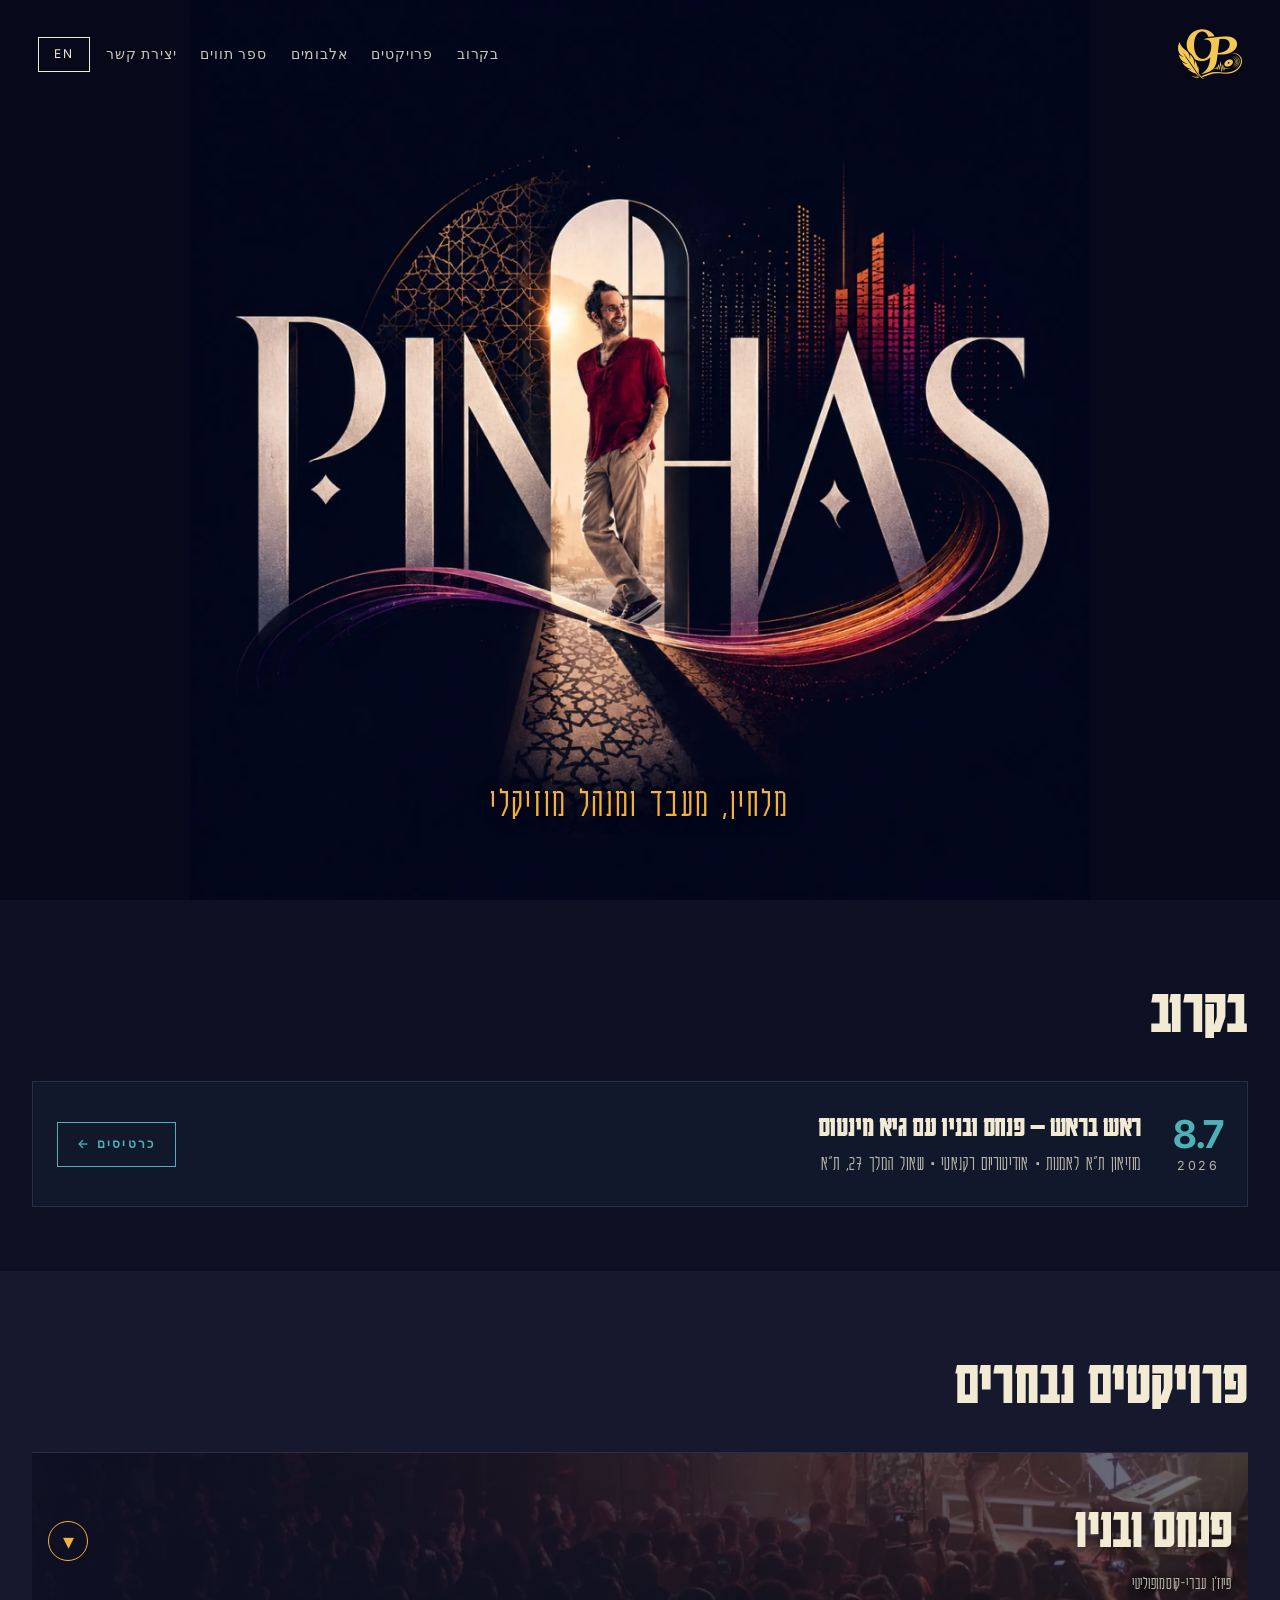
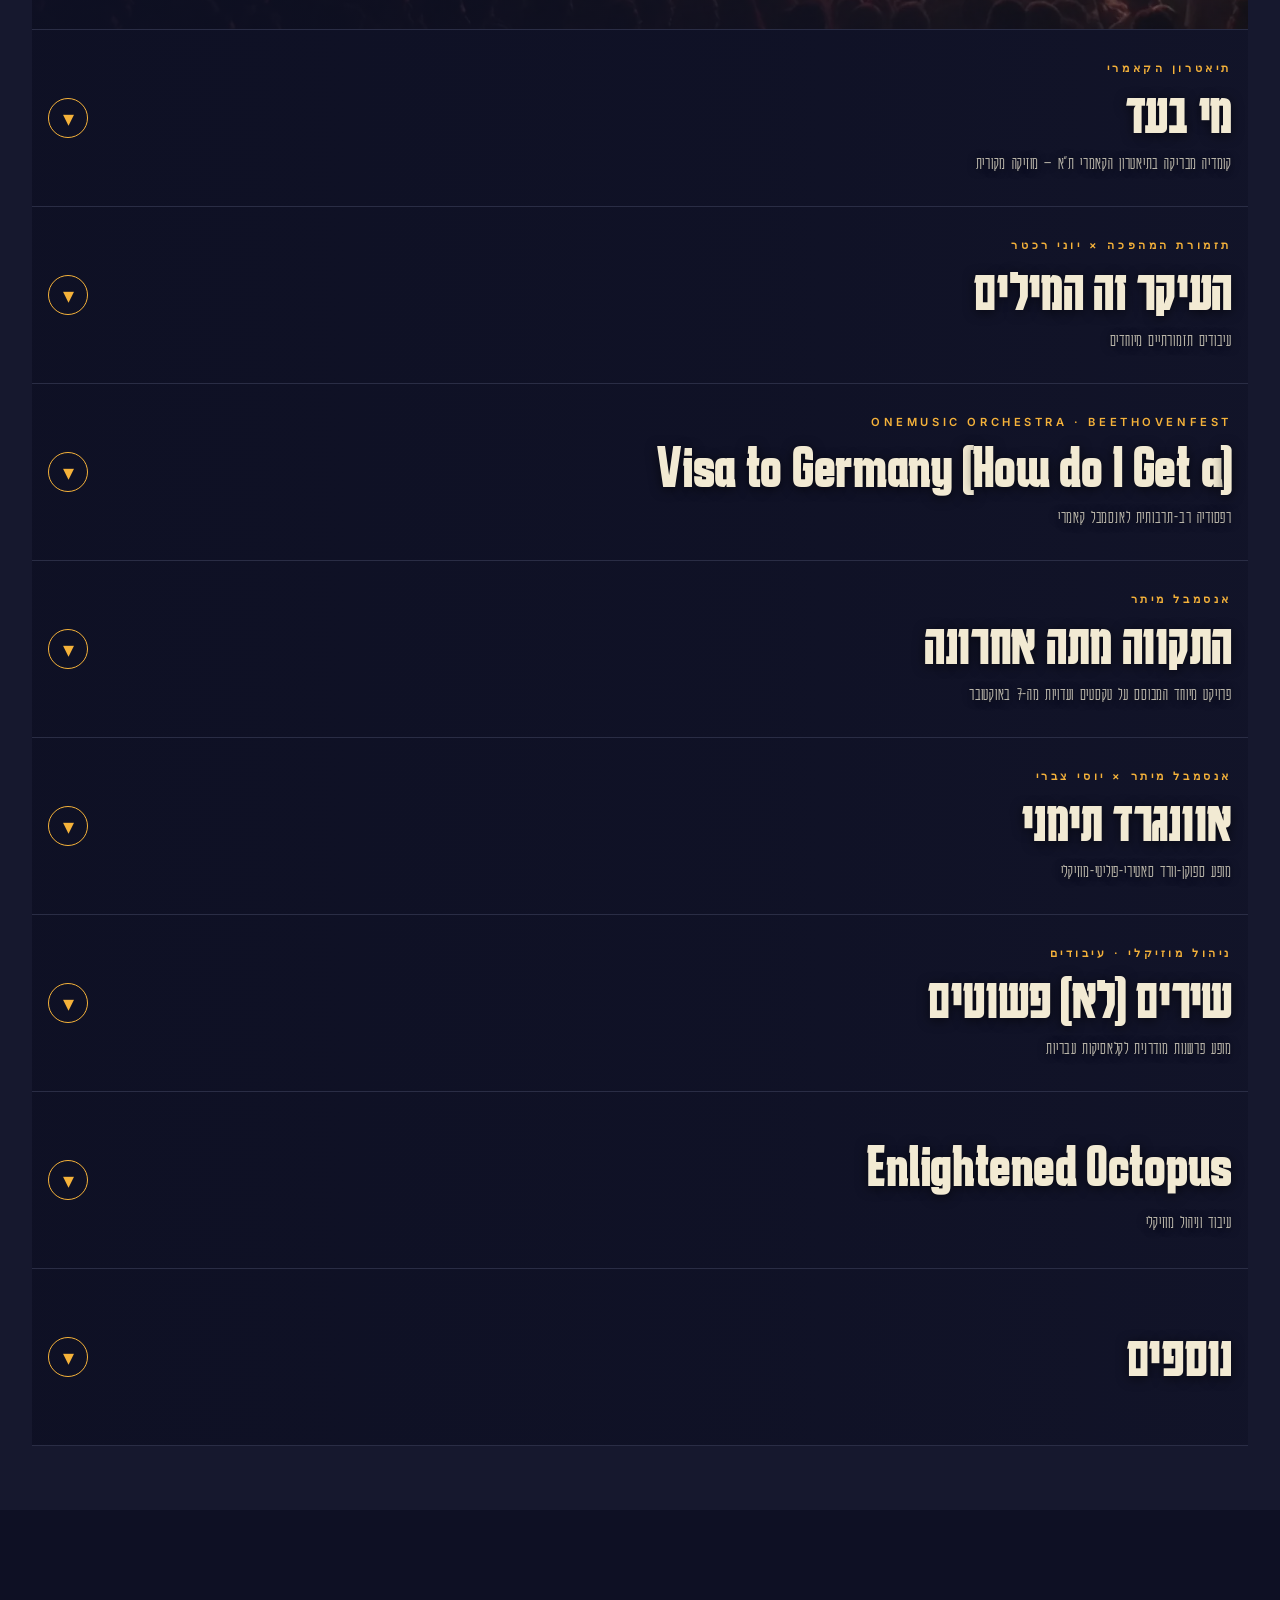
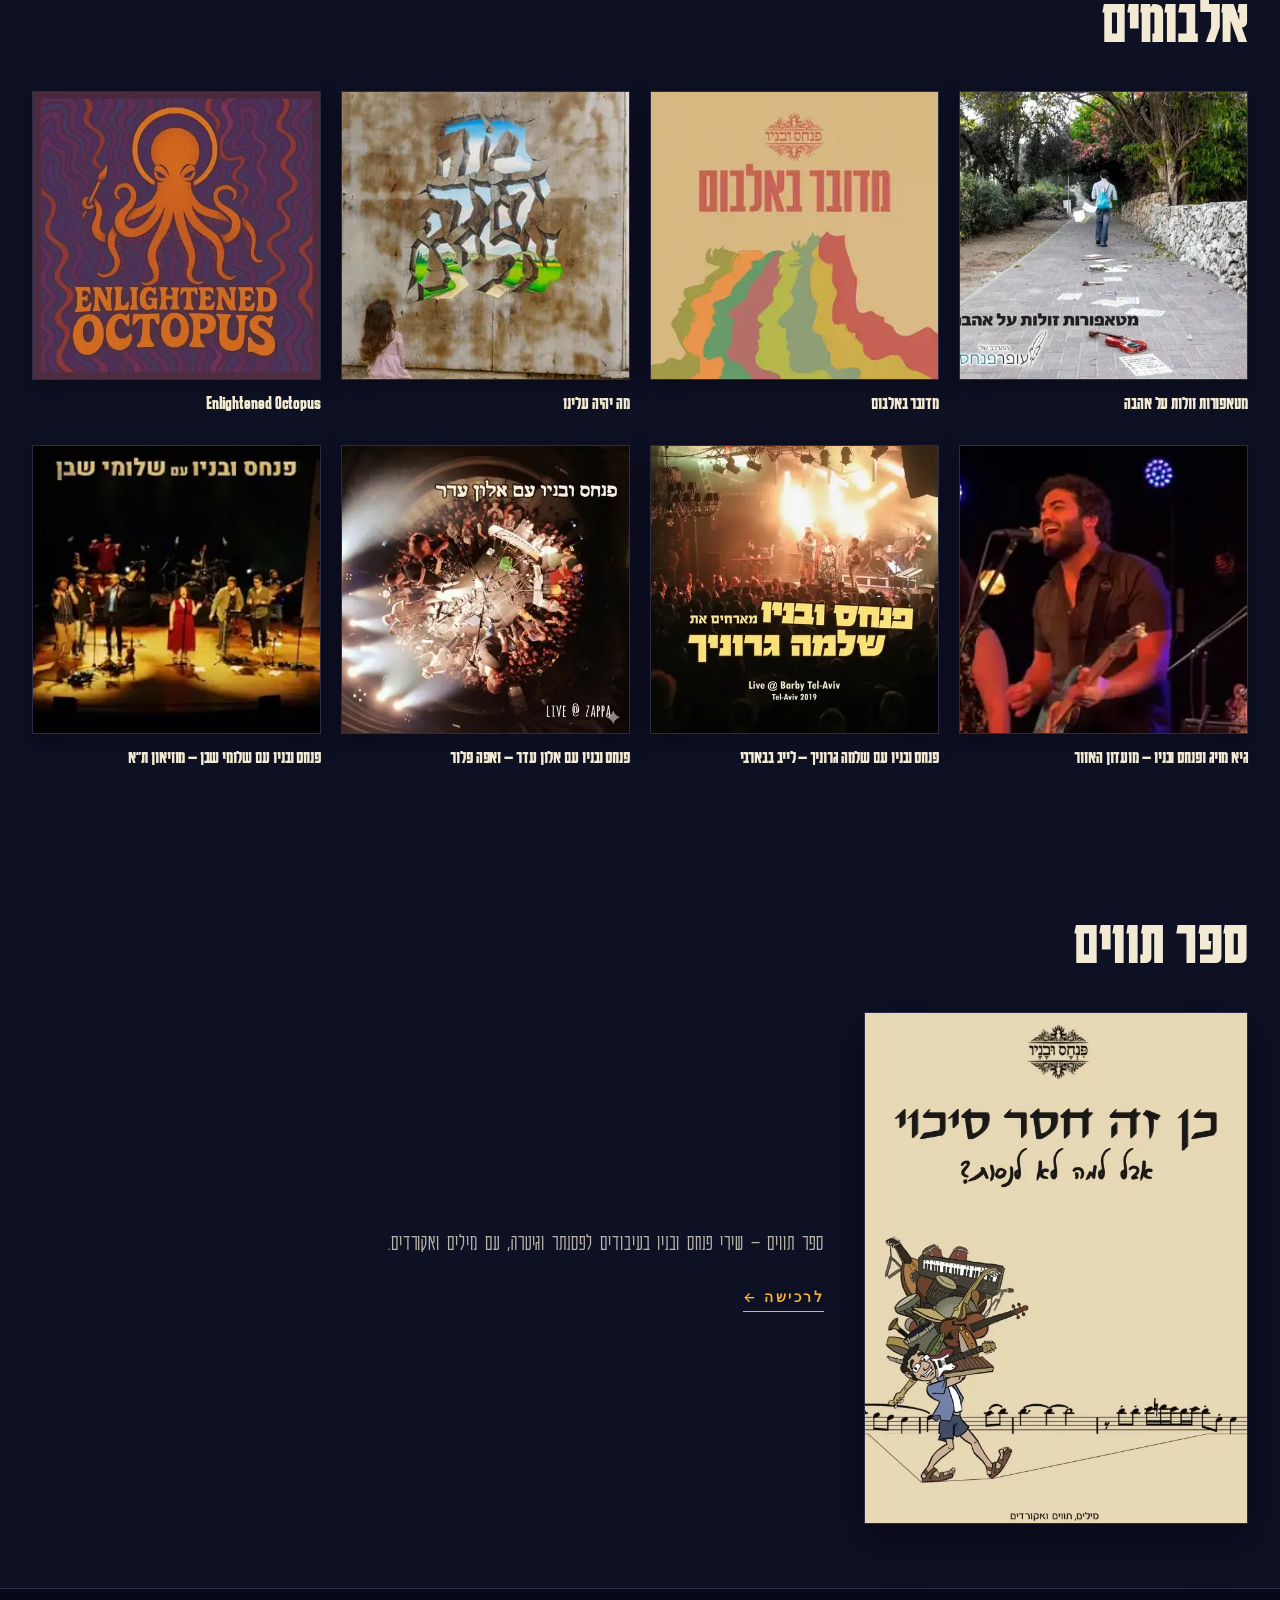
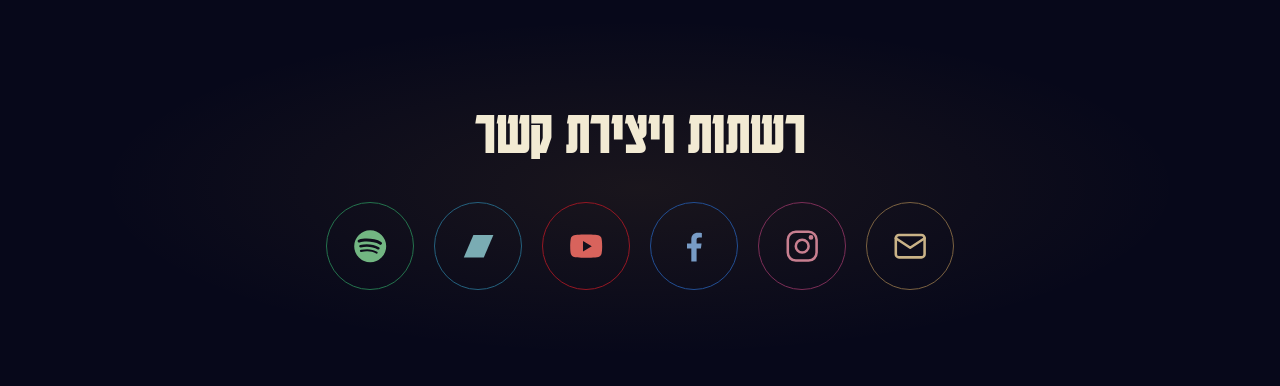
<file: index.html>
<!DOCTYPE html>
<html lang="he" dir="rtl">
<head>
<meta charset="UTF-8">
<meta name="viewport" content="width=device-width, initial-scale=1">
<title>עופר פנחס · מלחין, מעבד ומנהל מוזיקלי</title>
<link rel="icon" href="/assets/favicon.ico" sizes="any">
<link rel="icon" href="/assets/favicon-32.png" sizes="32x32" type="image/png">
<link rel="icon" href="/assets/favicon.png" sizes="512x512" type="image/png">
<link rel="apple-touch-icon" href="/assets/apple-touch-icon.png">
<meta name="description" content="עופר פנחס — מלחין, מעבד, מנהל מוזיקלי. פנחס ובניו, פרויקטים, יצירות והקלטות.">
<meta property="og:type" content="website">
<meta property="og:title" content="עופר פנחס · מלחין, מעבד ומנהל מוזיקלי">
<meta property="og:description" content="מלחין, מעבד, מנהל מוזיקלי. פנחס ובניו ופרויקטים נוספים.">
<meta property="og:locale" content="he_IL">
<meta property="og:image" content="https://oferpinhas.com/assets/og.jpg">
<meta property="og:image:width" content="1200">
<meta property="og:image:height" content="630">
<meta property="og:url" content="https://oferpinhas.com/">
<meta name="twitter:card" content="summary_large_image">
<meta name="twitter:image" content="https://oferpinhas.com/assets/og.jpg">
<link rel="alternate" hreflang="he-IL" href="https://oferpinhas.com/">
<link rel="alternate" hreflang="en" href="https://oferpinhas.com/en/">
<link rel="alternate" hreflang="x-default" href="https://oferpinhas.com/">
<link rel="canonical" href="https://oferpinhas.com/">
<link rel="preconnect" href="https://fonts.googleapis.com">
<link rel="preconnect" href="https://fonts.gstatic.com" crossorigin>
<link rel="preload" as="image" href="/assets/photos/hero-logo-mobile.webp" media="(max-width: 720px)" fetchpriority="high">
<link rel="preload" as="image" href="/assets/photos/hero-logo.webp" media="(min-width: 721px)" fetchpriority="high">
<link rel="preload" as="style" onload="this.onload=null;this.rel='stylesheet'" href="https://fonts.googleapis.com/css2?family=Karantina:wght@300;700&family=Assistant:wght@400;700&family=Inter:wght@500;600;700&family=Cormorant+Garamond:ital,wght@1,500&family=Frank+Ruhl+Libre:wght@400&family=EB+Garamond:ital,wght@0,400;0,500;1,400&display=swap">
<noscript><link rel="stylesheet" href="https://fonts.googleapis.com/css2?family=Karantina:wght@300;700&family=Assistant:wght@400;700&family=Inter:wght@500;600;700&family=Cormorant+Garamond:ital,wght@1,500&family=Frank+Ruhl+Libre:wght@400&family=EB+Garamond:ital,wght@0,400;0,500;1,400&display=swap"></noscript>
<link rel="stylesheet" href="/assets/site.css">
<script type="application/ld+json">
{
  "@context": "https://schema.org",
  "@graph": [
    {
      "@type": "Person",
      "@id": "https://oferpinhas.com/#person",
      "name": "עופר פנחס",
      "alternateName": "Ofer Pinhas",
      "url": "https://oferpinhas.com/",
      "image": "https://oferpinhas.com/assets/og.jpg",
      "jobTitle": "מלחין, מעבד, מנהל מוזיקלי",
      "sameAs": [
        "https://pinhasons.com/",
        "https://open.spotify.com/artist/4is8ZJ8ZOKavbLhc9M5EPt",
        "https://oferpinhas.bandcamp.com/",
        "https://www.youtube.com/@oferpinhas",
        "https://www.instagram.com/ofer_the_pinhas/",
        "https://www.facebook.com/ofer.pinhas"
      ]
    },
    {
      "@type": "MusicEvent",
      "name": "ראש בראש — פנחס ובניו עם גיא מינטוס",
      "startDate": "2026-07-08T20:00:00+03:00",
      "eventStatus": "https://schema.org/EventScheduled",
      "eventAttendanceMode": "https://schema.org/OfflineEventAttendanceMode",
      "location": {
        "@type": "Place",
        "name": "מוזיאון תל אביב לאמנות — אודיטוריום רקנאטי",
        "address": {
          "@type": "PostalAddress",
          "streetAddress": "שאול המלך 27",
          "addressLocality": "תל אביב",
          "addressCountry": "IL"
        }
      },
      "performer": [
        {"@type": "MusicGroup", "name": "פנחס ובניו"},
        {"@type": "Person", "name": "גיא מינטוס"}
      ],
      "offers": {
        "@type": "Offer",
        "url": "https://tickets.tamuseum.org.il/%D7%A4%D7%A0%D7%97%D7%A1_%D7%95%D7%91%D7%A0%D7%99%D7%95_%D7%A2%D7%9D_%D7%94%D7%A4%D7%A1%D7%A0%D7%AA%D7%A8%D7%9F_%D7%92%D7%99%D7%90_%D7%9E%D7%99%D7%A0%D7%98%D7%95%D7%A1?id=91396",
        "availability": "https://schema.org/InStock",
        "priceCurrency": "ILS"
      }
    },
    {"@type": "MusicAlbum", "name": "מטאפורות זולות על אהבה", "byArtist": {"@id": "https://oferpinhas.com/#person"}, "url": "https://oferpinhas.bandcamp.com/album/-", "datePublished": "2014"},
    {"@type": "MusicAlbum", "name": "מדובר באלבום", "byArtist": {"@id": "https://oferpinhas.com/#person"}, "url": "https://oferpinhas.bandcamp.com/album/about-an-album", "datePublished": "2018"},
    {"@type": "MusicAlbum", "name": "מה יהיה עלינו", "byArtist": {"@id": "https://oferpinhas.com/#person"}, "url": "https://oferpinhas.bandcamp.com/album/--3", "datePublished": "2024"},
    {"@type": "MusicAlbum", "name": "Enlightened Octopus", "byArtist": {"@id": "https://oferpinhas.com/#person"}, "url": "https://oferpinhas.bandcamp.com/album/enlightened-octopus", "datePublished": "2025"},
    {"@type": "MusicAlbum", "name": "פנחס ובניו עם שלמה גרוניך — לייב בבארבי", "byArtist": {"@id": "https://oferpinhas.com/#person"}, "url": "https://open.spotify.com/album/0O7ljC8aYH2JIt3uw0OlNS", "datePublished": "2020"},
    {"@type": "Book", "name": "כן זה חסר סיכוי, אבל למה לא לנסות", "author": {"@id": "https://oferpinhas.com/#person"}, "url": "https://oferpinhas.bandcamp.com/merch/sheet-music-booklet", "datePublished": "2019"}
  ]
}
</script>
</head>
<body>

<a class="skip-link" href="#works">דלג לתוכן</a>

<header class="site-header">
  <a href="/" class="brand" aria-label="עופר פנחס — בית">
    <picture>
      <source srcset="/assets/logo-header.webp" type="image/webp">
      <img src="/assets/logo-header.png" alt="עופר פנחס" class="brand-logo" width="64" height="64">
    </picture>
  </a>
  <nav class="site-nav" aria-label="ניווט">
    <a href="#upcoming">בקרוב</a>
    <a href="#works">פרויקטים</a>
    <a href="#discography">אלבומים</a>
    <a href="#songbook">ספר תווים</a>
    <a href="#contact">יצירת קשר</a>
  </nav>
  <button type="button" class="nav-toggle" aria-label="תפריט" aria-expanded="false">
    <span></span><span></span><span></span>
  </button>
  <a href="/en/" class="lang-toggle" hreflang="en">EN</a>
</header>

<section class="hero" aria-label="עופר פנחס">
  <h1 class="sr-only">עופר פנחס · מלחין, מעבד ומנהל מוזיקלי</h1>
  <p class="hero-subtitle">מלחין, מעבד ומנהל מוזיקלי</p>
</section>

<section id="upcoming" class="works-section">
  <div class="section-inner">
    <header class="section-header">
      <h2 class="section-title">בקרוב</h2>
    </header>
    <article class="show-item">
      <div class="show-date">
        <span class="show-day">8.7</span>
        <span class="show-year">2026</span>
      </div>
      <div class="show-info">
        <h3 class="show-title">ראש בראש — פנחס ובניו עם גיא מינטוס</h3>
        <p class="show-venue">מוזיאון ת״א לאמנות · אודיטוריום רקנאטי · שאול המלך 27, ת״א</p>
      </div>
      <a class="show-cta" href="https://tickets.tamuseum.org.il/%D7%A4%D7%A0%D7%97%D7%A1_%D7%95%D7%91%D7%A0%D7%99%D7%95_%D7%A2%D7%9D_%D7%94%D7%A4%D7%A1%D7%A0%D7%AA%D7%A8%D7%9F_%D7%92%D7%99%D7%90_%D7%9E%D7%99%D7%A0%D7%98%D7%95%D7%A1?id=91396" target="_blank" rel="noopener">כרטיסים ←</a>
    </article>
  </div>
</section>

<section id="works" class="works-section">
  <div class="section-inner">
    <header class="section-header">
      <h2 class="section-title">פרויקטים נבחרים</h2>
    </header>
    <ol class="project-list">

      <li class="project">
        <details>
          <summary style="background-image:url('/assets/photos/band-bg.webp')">
            <span class="project-title">פנחס ובניו</span>
            <span class="project-tagline">פיוז׳ן עברי-קוסמופוליטי</span>
            <span class="project-arrow" aria-hidden="true">▾</span>
          </summary>
          <div class="project-body">
            <a class="project-cta" href="https://pinhasons.com/" target="_blank" rel="noopener">לאתר ההרכב ←</a>
            <div class="featured-grid">
              <button type="button" class="feature-card media-trigger" data-vid="5VMmquTxUQ4" data-title="יש לי סימפטיה — עם שלמה גרוניך" style="background-image:url('https://img.youtube.com/vi/5VMmquTxUQ4/hqdefault.jpg')">
                <span class="play-cue" aria-hidden="true"><svg viewBox="0 0 24 24" width="24" height="24" aria-hidden="true" fill="currentColor"><path d="M8 5v14l11-7z"/></svg></span>
                <span class="feature-overlay"><span class="feature-tag">עם שלמה גרוניך</span><span class="feature-title">יש לי סימפטיה</span></span>
              </button>
              <button type="button" class="feature-card media-trigger" data-vid="dwMsmlJXAQA" data-title="עץ שנופל" style="background-image:url('https://img.youtube.com/vi/dwMsmlJXAQA/hqdefault.jpg')">
                <span class="play-cue" aria-hidden="true"><svg viewBox="0 0 24 24" width="24" height="24" aria-hidden="true" fill="currentColor"><path d="M8 5v14l11-7z"/></svg></span>
                <span class="feature-overlay"><span class="feature-title">עץ שנופל</span></span>
              </button>
              <button type="button" class="feature-card media-trigger" data-vid="vYaOk2HPlOA" data-title="פשוט" style="background-image:url('https://img.youtube.com/vi/vYaOk2HPlOA/hqdefault.jpg')">
                <span class="play-cue" aria-hidden="true"><svg viewBox="0 0 24 24" width="24" height="24" aria-hidden="true" fill="currentColor"><path d="M8 5v14l11-7z"/></svg></span>
                <span class="feature-overlay"><span class="feature-title">פשוט</span></span>
              </button>
              <button type="button" class="feature-card media-trigger" data-vid="FDqEFSo7Oyo" data-title="כן זה חסר סיכוי — עם גיא מזיג" style="background-image:url('https://img.youtube.com/vi/FDqEFSo7Oyo/hqdefault.jpg')">
                <span class="play-cue" aria-hidden="true"><svg viewBox="0 0 24 24" width="24" height="24" aria-hidden="true" fill="currentColor"><path d="M8 5v14l11-7z"/></svg></span>
                <span class="feature-overlay"><span class="feature-tag">עם גיא מזיג</span><span class="feature-title">כן זה חסר סיכוי</span></span>
              </button>
              <button type="button" class="feature-card media-trigger" data-vid="8IHO_f7Qg9U" data-title="30 מקומות להיות בהם לפני שאתה מת" style="background-image:url('https://img.youtube.com/vi/8IHO_f7Qg9U/hqdefault.jpg')">
                <span class="play-cue" aria-hidden="true"><svg viewBox="0 0 24 24" width="24" height="24" aria-hidden="true" fill="currentColor"><path d="M8 5v14l11-7z"/></svg></span>
                <span class="feature-overlay"><span class="feature-title">30 מקומות להיות בהם לפני שאתה מת</span></span>
              </button>
              <button type="button" class="feature-card media-trigger" data-vid="DzyQ-D3aumM" data-title="מה יהיה עלינו" style="background-image:url('https://img.youtube.com/vi/DzyQ-D3aumM/hqdefault.jpg')">
                <span class="play-cue" aria-hidden="true"><svg viewBox="0 0 24 24" width="24" height="24" aria-hidden="true" fill="currentColor"><path d="M8 5v14l11-7z"/></svg></span>
                <span class="feature-overlay"><span class="feature-title">מה יהיה עלינו</span></span>
              </button>
            </div>
          </div>
        </details>
      </li>

      <li class="project">
        <details>
          <summary style="background-image:url('https://img.youtube.com/vi/oE0PiF970mY/maxresdefault.jpg'); background-position: center 30%;">
            <span class="project-meta">תיאטרון הקאמרי</span>
            <span class="project-title">מי בעד</span>
            <span class="project-tagline">קומדיה מבריקה בתיאטרון הקאמרי ת״א — מוזיקה מקורית</span>
            <span class="project-arrow" aria-hidden="true">▾</span>
          </summary>
          <div class="project-body">
            <div class="featured-grid">
              <button type="button" class="feature-card media-trigger" data-vid="oE0PiF970mY" data-title="מי בעד — טריילר" style="background-image:url('https://img.youtube.com/vi/oE0PiF970mY/hqdefault.jpg')">
                <span class="play-cue" aria-hidden="true"><svg viewBox="0 0 24 24" width="24" height="24" aria-hidden="true" fill="currentColor"><path d="M8 5v14l11-7z"/></svg></span>
                <span class="feature-overlay"><span class="feature-tag">טריילר</span><span class="feature-title">מי בעד</span></span>
              </button>
            </div>
          </div>
        </details>
      </li>

      <li class="project">
        <details>
          <summary style="background-image:url('https://img.youtube.com/vi/hSfi9_FQAlI/maxresdefault.jpg')">
            <span class="project-meta">תזמורת המהפכה × יוני רכטר</span>
            <span class="project-title">העיקר זה המילים</span>
            <span class="project-tagline">עיבודים תזמורתיים מיוחדים</span>
            <span class="project-arrow" aria-hidden="true">▾</span>
          </summary>
          <div class="project-body">
            <div class="featured-grid">
              <button type="button" class="feature-card media-trigger" data-vid="hSfi9_FQAlI" data-title="יום יפה — העיקר זה המילים" style="background-image:url('https://img.youtube.com/vi/hSfi9_FQAlI/hqdefault.jpg')">
                <span class="play-cue" aria-hidden="true"><svg viewBox="0 0 24 24" width="24" height="24" aria-hidden="true" fill="currentColor"><path d="M8 5v14l11-7z"/></svg></span>
                <span class="feature-overlay"><span class="feature-title">יום יפה</span></span>
              </button>
            </div>
          </div>
        </details>
      </li>

      <li class="project">
        <details>
          <summary style="background-image:url('https://img.youtube.com/vi/mZWnXQC3HQU/hqdefault.jpg')">
            <span class="project-meta">oneMusic Orchestra · Beethovenfest</span>
            <span class="project-title">(How do I Get a) Visa to Germany</span>
            <span class="project-tagline">רפסודיה רב-תרבותית לאנסמבל קאמרי</span>
            <span class="project-arrow" aria-hidden="true">▾</span>
          </summary>
          <div class="project-body">
            <div class="featured-grid">
              <button type="button" class="feature-card media-trigger" data-vid="mZWnXQC3HQU" data-title="(How do I Get a) Visa to Germany — Live at Beethovenfest" style="background-image:url('https://img.youtube.com/vi/mZWnXQC3HQU/hqdefault.jpg')">
                <span class="play-cue" aria-hidden="true"><svg viewBox="0 0 24 24" width="24" height="24" aria-hidden="true" fill="currentColor"><path d="M8 5v14l11-7z"/></svg></span>
                <span class="feature-overlay"><span class="feature-tag">Live at Beethovenfest</span><span class="feature-title">(How do I Get a) Visa to Germany</span></span>
              </button>
            </div>
          </div>
        </details>
      </li>

      <li class="project">
        <details>
          <summary style="background-image:url('https://img.youtube.com/vi/jJCnd9ooUhY/maxresdefault.jpg'); background-position: center 28%;">
            <span class="project-meta">אנסמבל מיתר</span>
            <span class="project-title">התקווה מתה אחרונה</span>
            <span class="project-tagline">פרויקט מיוחד המבוסס על טקסטים ועדויות מה-7 באוקטובר</span>
            <span class="project-arrow" aria-hidden="true">▾</span>
          </summary>
          <div class="project-body">
            <div class="featured-grid">
              <button type="button" class="feature-card media-trigger" data-vid="jJCnd9ooUhY" data-title="התקווה מתה אחרונה" style="background-image:url('https://img.youtube.com/vi/jJCnd9ooUhY/hqdefault.jpg')">
                <span class="play-cue" aria-hidden="true"><svg viewBox="0 0 24 24" width="24" height="24" aria-hidden="true" fill="currentColor"><path d="M8 5v14l11-7z"/></svg></span>
                <span class="feature-overlay"><span class="feature-title">התקווה מתה אחרונה</span></span>
              </button>
              <button type="button" class="feature-card media-trigger" data-vid="04HlgqB-E0U" data-title="חן אלמוג גולדשטיין — מתוך התקווה מתה אחרונה" style="background-image:url('https://img.youtube.com/vi/04HlgqB-E0U/hqdefault.jpg')">
                <span class="play-cue" aria-hidden="true"><svg viewBox="0 0 24 24" width="24" height="24" aria-hidden="true" fill="currentColor"><path d="M8 5v14l11-7z"/></svg></span>
                <span class="feature-overlay"><span class="feature-title">חן אלמוג גולדשטיין</span></span>
              </button>
              <button type="button" class="feature-card media-trigger" data-vid="rjDhh-lKUaw" data-title="Liquid Sky — מתוך התקווה מתה אחרונה" style="background-image:url('https://img.youtube.com/vi/rjDhh-lKUaw/hqdefault.jpg')">
                <span class="play-cue" aria-hidden="true"><svg viewBox="0 0 24 24" width="24" height="24" aria-hidden="true" fill="currentColor"><path d="M8 5v14l11-7z"/></svg></span>
                <span class="feature-overlay"><span class="feature-title">Liquid Sky</span></span>
              </button>
            </div>
          </div>
        </details>
      </li>

      <li class="project">
        <details>
          <summary style="background-image:url('https://img.youtube.com/vi/vP4q-8lNHV0/maxresdefault.jpg'); background-position: center 80%;">
            <span class="project-meta">אנסמבל מיתר × יוסי צברי</span>
            <span class="project-title">אוונגרד תימני</span>
            <span class="project-tagline">מופע ספוקן-וורד סאטירי-פוליטי-מוזיקלי</span>
            <span class="project-arrow" aria-hidden="true">▾</span>
          </summary>
          <div class="project-body">
            <div class="featured-grid">
              <button type="button" class="feature-card media-trigger" data-vid="vP4q-8lNHV0" data-title="נזק אגבי — אוונגרד תימני" style="background-image:url('https://img.youtube.com/vi/vP4q-8lNHV0/hqdefault.jpg')">
                <span class="play-cue" aria-hidden="true"><svg viewBox="0 0 24 24" width="24" height="24" aria-hidden="true" fill="currentColor"><path d="M8 5v14l11-7z"/></svg></span>
                <span class="feature-overlay"><span class="feature-title">נזק אגבי</span></span>
              </button>
              <button type="button" class="feature-card media-trigger" data-vid="QxH9CM6brSI" data-title="Pardon my English — אוונגרד תימני" style="background-image:url('https://img.youtube.com/vi/QxH9CM6brSI/hqdefault.jpg')">
                <span class="play-cue" aria-hidden="true"><svg viewBox="0 0 24 24" width="24" height="24" aria-hidden="true" fill="currentColor"><path d="M8 5v14l11-7z"/></svg></span>
                <span class="feature-overlay"><span class="feature-title">Pardon my English</span></span>
              </button>
            </div>
          </div>
        </details>
      </li>

      <li class="project">
        <details>
          <summary style="background-image:url('https://img.youtube.com/vi/PNPaJv0tdYc/maxresdefault.jpg'); background-position: center 20%;">
            <span class="project-meta">ניהול מוזיקלי · עיבודים</span>
            <span class="project-title">שירים (לא) פשוטים</span>
            <span class="project-tagline">מופע פרשנות מודרנית לקלאסיקות עבריות</span>
            <span class="project-arrow" aria-hidden="true">▾</span>
          </summary>
          <div class="project-body">
            <div class="featured-grid">
              <button type="button" class="feature-card media-trigger" data-vid="PNPaJv0tdYc" data-title="ערב של יום בהיר — שירים (לא) פשוטים" style="background-image:url('https://img.youtube.com/vi/PNPaJv0tdYc/hqdefault.jpg')">
                <span class="play-cue" aria-hidden="true"><svg viewBox="0 0 24 24" width="24" height="24" aria-hidden="true" fill="currentColor"><path d="M8 5v14l11-7z"/></svg></span>
                <span class="feature-overlay"><span class="feature-title">ערב של יום בהיר</span></span>
              </button>
              <button type="button" class="feature-card media-trigger" data-vid="R8nm1jR_7ag" data-title="שיר ללא שם — שירים (לא) פשוטים" style="background-image:url('https://img.youtube.com/vi/R8nm1jR_7ag/hqdefault.jpg')">
                <span class="play-cue" aria-hidden="true"><svg viewBox="0 0 24 24" width="24" height="24" aria-hidden="true" fill="currentColor"><path d="M8 5v14l11-7z"/></svg></span>
                <span class="feature-overlay"><span class="feature-title">שיר ללא שם</span></span>
              </button>
              <button type="button" class="feature-card media-trigger" data-vid="esoTNmE1SSU" data-title="הנה הנה — שירים (לא) פשוטים" style="background-image:url('https://img.youtube.com/vi/esoTNmE1SSU/hqdefault.jpg')">
                <span class="play-cue" aria-hidden="true"><svg viewBox="0 0 24 24" width="24" height="24" aria-hidden="true" fill="currentColor"><path d="M8 5v14l11-7z"/></svg></span>
                <span class="feature-overlay"><span class="feature-title">הנה הנה</span></span>
              </button>
            </div>
          </div>
        </details>
      </li>

      <li class="project">
        <details>
          <summary style="background-image:url('https://img.youtube.com/vi/g2-t9Asedho/maxresdefault.jpg'); background-position: center 30%;">
            <span class="project-title">Enlightened Octopus</span>
            <span class="project-tagline">עיבוד וניהול מוזיקלי</span>
            <span class="project-arrow" aria-hidden="true">▾</span>
          </summary>
          <div class="project-body">
            <div class="featured-grid">
              <button type="button" class="feature-card media-trigger" data-vid="g2-t9Asedho" data-title="Just The Same — Enlightened Octopus" style="background-image:url('https://img.youtube.com/vi/g2-t9Asedho/hqdefault.jpg')">
                <span class="play-cue" aria-hidden="true"><svg viewBox="0 0 24 24" width="24" height="24" aria-hidden="true" fill="currentColor"><path d="M8 5v14l11-7z"/></svg></span>
                <span class="feature-overlay"><span class="feature-title">Just The Same</span></span>
              </button>
              <button type="button" class="feature-card media-trigger" data-vid="w2Z7xEHGGT4" data-title="One of These Things First (Nick Drake) — Enlightened Octopus" style="background-image:url('https://img.youtube.com/vi/w2Z7xEHGGT4/hqdefault.jpg')">
                <span class="play-cue" aria-hidden="true"><svg viewBox="0 0 24 24" width="24" height="24" aria-hidden="true" fill="currentColor"><path d="M8 5v14l11-7z"/></svg></span>
                <span class="feature-overlay"><span class="feature-tag">Nick Drake</span><span class="feature-title">One of These Things First</span></span>
              </button>
              <button type="button" class="feature-card media-trigger" data-vid="IQBoQeGcjAo" data-title="YYZ (RUSH) — Enlightened Octopus" style="background-image:url('https://img.youtube.com/vi/IQBoQeGcjAo/hqdefault.jpg')">
                <span class="play-cue" aria-hidden="true"><svg viewBox="0 0 24 24" width="24" height="24" aria-hidden="true" fill="currentColor"><path d="M8 5v14l11-7z"/></svg></span>
                <span class="feature-overlay"><span class="feature-tag">RUSH</span><span class="feature-title">YYZ</span></span>
              </button>
            </div>
          </div>
        </details>
      </li>

      <li class="project">
        <details>
          <summary style="background-image:url('https://img.youtube.com/vi/4Lkk3fcu4uY/maxresdefault.jpg')">
            <span class="project-title">נוספים</span>
            <span class="project-arrow" aria-hidden="true">▾</span>
          </summary>
          <div class="project-body">
            <div class="featured-grid">
              <button type="button" class="feature-card media-trigger" data-vid="4Lkk3fcu4uY" data-title="שורולה" style="background-image:url('https://img.youtube.com/vi/4Lkk3fcu4uY/hqdefault.jpg')">
                <span class="play-cue" aria-hidden="true"><svg viewBox="0 0 24 24" width="24" height="24" aria-hidden="true" fill="currentColor"><path d="M8 5v14l11-7z"/></svg></span>
                <span class="feature-overlay"><span class="feature-title">שורולה</span><span class="feature-note">מחווה ברזילאית למוצרט</span></span>
              </button>
              <button type="button" class="feature-card media-trigger" data-vid="TAqMgQp6LPs" data-title="פוגה קטנה — רועי לבס" style="background-image:url('https://img.youtube.com/vi/TAqMgQp6LPs/hqdefault.jpg')">
                <span class="play-cue" aria-hidden="true"><svg viewBox="0 0 24 24" width="24" height="24" aria-hidden="true" fill="currentColor"><path d="M8 5v14l11-7z"/></svg></span>
                <span class="feature-overlay"><span class="feature-tag">רועי לבס</span><span class="feature-title">פוגה קטנה</span><span class="feature-note">עיבוד ושותף להפקה</span></span>
              </button>
              <button type="button" class="feature-card media-trigger" data-vid="_PP_2U4opSM" data-title="Orphaned Land — בהיכל התרבות" style="background-image:url('https://img.youtube.com/vi/_PP_2U4opSM/hqdefault.jpg')">
                <span class="play-cue" aria-hidden="true"><svg viewBox="0 0 24 24" width="24" height="24" aria-hidden="true" fill="currentColor"><path d="M8 5v14l11-7z"/></svg></span>
                <span class="feature-overlay"><span class="feature-tag">Orphaned Land · היכל התרבות</span><span class="feature-title">אורפנד לנד</span></span>
              </button>
            </div>
          </div>
        </details>
      </li>

    </ol>
  </div>
</section>

<section id="discography" class="works-section">
  <div class="section-inner">
    <header class="section-header">
      <h2 class="section-title">אלבומים</h2>
    </header>

    <div class="album-grid">
      <a class="album-tile" href="https://oferpinhas.bandcamp.com/album/-" target="_blank" rel="noopener">
        <div class="album-cover" style="background-image:url('/assets/photos/album-2015.webp')"></div>
        <div class="album-title">מטאפורות זולות על אהבה</div>
      </a>
      <a class="album-tile" href="https://oferpinhas.bandcamp.com/album/about-an-album" target="_blank" rel="noopener">
        <div class="album-cover" style="background-image:url('/assets/photos/album-2018.webp')"></div>
        <div class="album-title">מדובר באלבום</div>
      </a>
      <a class="album-tile" href="https://oferpinhas.bandcamp.com/album/--3" target="_blank" rel="noopener">
        <div class="album-cover" style="background-image:url('/assets/photos/album-2024.webp')"></div>
        <div class="album-title">מה יהיה עלינו</div>
      </a>
      <a class="album-tile" href="https://oferpinhas.bandcamp.com/album/enlightened-octopus" target="_blank" rel="noopener">
        <div class="album-cover" style="background-image:url('/assets/photos/album-2025.webp')"></div>
        <div class="album-title">Enlightened Octopus</div>
      </a>
    </div>

    <div class="album-grid album-grid-second">

      <a class="album-tile" href="https://www.youtube.com/playlist?list=PL9on9vcoca1zQnfFUVnAtlGxoEFvc3EuY" target="_blank" rel="noopener">
        <div class="album-cover" style="background-image:url('/assets/photos/album-2017-mazig.webp')"></div>
        <div class="album-title">גיא מזיג ופנחס ובניו — מועדון האזור</div>
      </a>
      <a class="album-tile" href="https://open.spotify.com/album/0O7ljC8aYH2JIt3uw0OlNS" target="_blank" rel="noopener">
        <div class="album-cover" style="background-image:url('/assets/photos/album-2019.webp')"></div>
        <div class="album-title">פנחס ובניו עם שלמה גרוניך — לייב בבארבי</div>
      </a>
      <a class="album-tile" href="https://www.youtube.com/playlist?list=PL9on9vcoca1xNjT2sv0hr43KPNmV2srQS" target="_blank" rel="noopener">
        <div class="album-cover" style="background-image:url('/assets/photos/album-2022-zappa.webp')"></div>
        <div class="album-title">פנחס ובניו עם אלון עדר — זאפה פלור</div>
      </a>
      <a class="album-tile" href="https://www.youtube.com/playlist?list=PL9on9vcoca1x0s8LnE-Wjqmqeg2h2erdI" target="_blank" rel="noopener">
        <div class="album-cover" style="background-image:url('/assets/photos/album-2024-museum.webp')"></div>
        <div class="album-title">פנחס ובניו עם שלומי שבן — מוזיאון ת״א</div>
      </a>
    </div>
  </div>
</section>

<section id="songbook" class="works-section">
  <div class="section-inner">
    <header class="section-header">
      <h2 class="section-title">ספר תווים</h2>
    </header>

    <a class="songbook-card" href="https://oferpinhas.bandcamp.com/merch/sheet-music-booklet" target="_blank" rel="noopener">
      <div class="songbook-image" style="background-image:url('/assets/photos/songbook.webp')"></div>
      <div class="songbook-info">
        <p class="songbook-note">ספר תווים — שירי פנחס ובניו בעיבודים לפסנתר וגיטרה, עם מילים ואקורדים.</p>
        <span class="songbook-cta">לרכישה ←</span>
      </div>
    </a>
  </div>
</section>

<section id="contact">
  <div class="section-inner">
    <h2 class="section-title contact-title">רשתות ויצירת קשר</h2>
    <div class="contact-icons">
      <a href="mailto:pinhasymphony@gmail.com" class="contact-icon contact-icon--email" aria-label="Email">
        <svg viewBox="0 0 24 24" fill="none" stroke="currentColor" stroke-width="1.6" stroke-linecap="round" stroke-linejoin="round" aria-hidden="true"><rect x="3" y="5" width="18" height="14" rx="2"/><path d="m3 7 9 6 9-6"/></svg>
      </a>
      <a href="https://www.instagram.com/ofer_the_pinhas/" class="contact-icon contact-icon--instagram" rel="noopener" aria-label="Instagram">
        <svg viewBox="0 0 24 24" fill="none" stroke="currentColor" stroke-width="1.6" stroke-linecap="round" stroke-linejoin="round" aria-hidden="true"><rect x="3" y="3" width="18" height="18" rx="5"/><circle cx="12" cy="12" r="4"/><circle cx="17.5" cy="6.5" r="0.7" fill="currentColor"/></svg>
      </a>
      <a href="https://www.facebook.com/ofer.pinhas" class="contact-icon contact-icon--facebook" rel="noopener" aria-label="Facebook">
        <svg viewBox="0 0 24 24" fill="currentColor" aria-hidden="true"><path d="M13.5 21.5v-8h2.7l.4-3.2h-3.1V8.2c0-.9.3-1.6 1.6-1.6h1.7V3.7c-.3 0-1.3-.1-2.5-.1-2.5 0-4.1 1.5-4.1 4.2v2.5H7.5v3.2h2.7v8h3.3z"/></svg>
      </a>
      <a href="https://www.youtube.com/@oferpinhas" class="contact-icon contact-icon--youtube" rel="noopener" aria-label="YouTube">
        <svg viewBox="0 0 24 24" fill="currentColor" aria-hidden="true"><path d="M21.6 7.2c-.2-1-1-1.7-2-2C17.7 4.7 12 4.7 12 4.7s-5.7 0-7.6.5c-1 .3-1.8 1-2 2C2 9 2 12 2 12s0 3 .4 4.8c.2 1 1 1.7 2 2 1.9.5 7.6.5 7.6.5s5.7 0 7.6-.5c1-.3 1.8-1 2-2C22 15 22 12 22 12s0-3-.4-4.8zM10 15.3V8.7l5.5 3.3-5.5 3.3z"/></svg>
      </a>
      <a href="https://oferpinhas.bandcamp.com/" class="contact-icon contact-icon--bandcamp" rel="noopener" aria-label="Bandcamp">
        <svg viewBox="0 0 24 24" fill="currentColor" aria-hidden="true"><path d="M3 5h12.5L9.5 19H-3z" transform="translate(6,0)"/></svg>
      </a>
      <a href="https://open.spotify.com/artist/4is8ZJ8ZOKavbLhc9M5EPt" class="contact-icon contact-icon--spotify" rel="noopener" aria-label="Spotify">
        <svg viewBox="0 0 24 24" fill="currentColor" aria-hidden="true"><path d="M12 2a10 10 0 100 20 10 10 0 000-20zm4.6 14.4c-.2.3-.6.4-.9.2-2.5-1.5-5.6-1.8-9.3-1-.4.1-.7-.2-.8-.5-.1-.4.2-.7.5-.8 4-.9 7.5-.5 10.2 1.2.4.2.5.6.3.9zm1.2-2.7c-.3.4-.7.5-1.1.3-2.8-1.7-7.1-2.2-10.5-1.2-.4.1-.9-.1-1-.5-.1-.4.1-.9.5-1 3.8-1.1 8.6-.6 11.8 1.4.4.2.5.7.3 1zm.1-2.8C14.5 9 8.6 8.7 5.4 9.7c-.5.2-1.1-.1-1.2-.6-.2-.5.1-1.1.6-1.2 3.7-1.1 10.2-.9 14.1 1.4.5.3.6.9.4 1.4-.3.4-1 .6-1.4.4z"/></svg>
      </a>
    </div>
  </div>
</section>


<div id="lightbox" class="lightbox" hidden aria-hidden="true" role="dialog" aria-modal="true" aria-label="נגן וידאו">
  <button type="button" class="lightbox-close" aria-label="סגירה">×</button>
  <div class="lightbox-frame">
    <iframe id="lightbox-iframe" src="" title="" frameborder="0" allow="accelerometer; autoplay; clipboard-write; encrypted-media; gyroscope; picture-in-picture" allowfullscreen></iframe>
  </div>
</div>

<script src="/assets/site.js"></script>
</body>
</html>
</file>
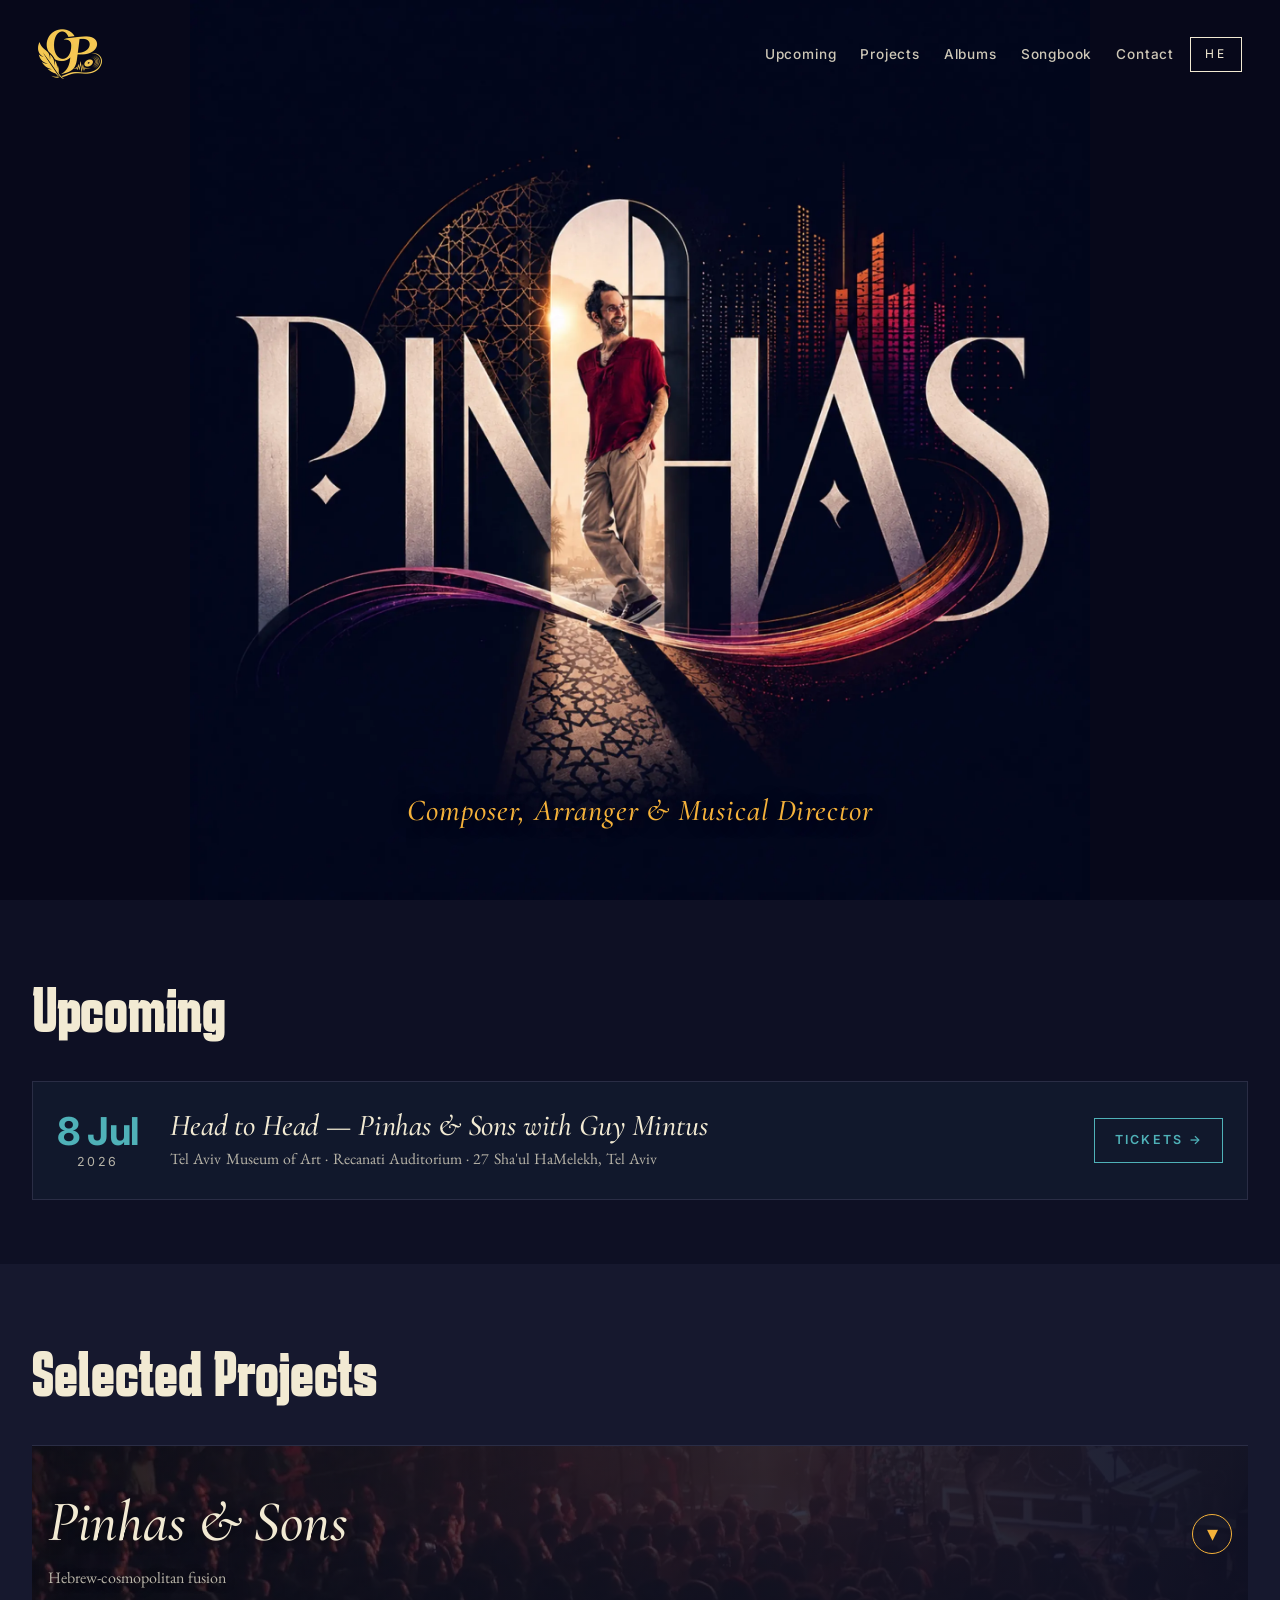
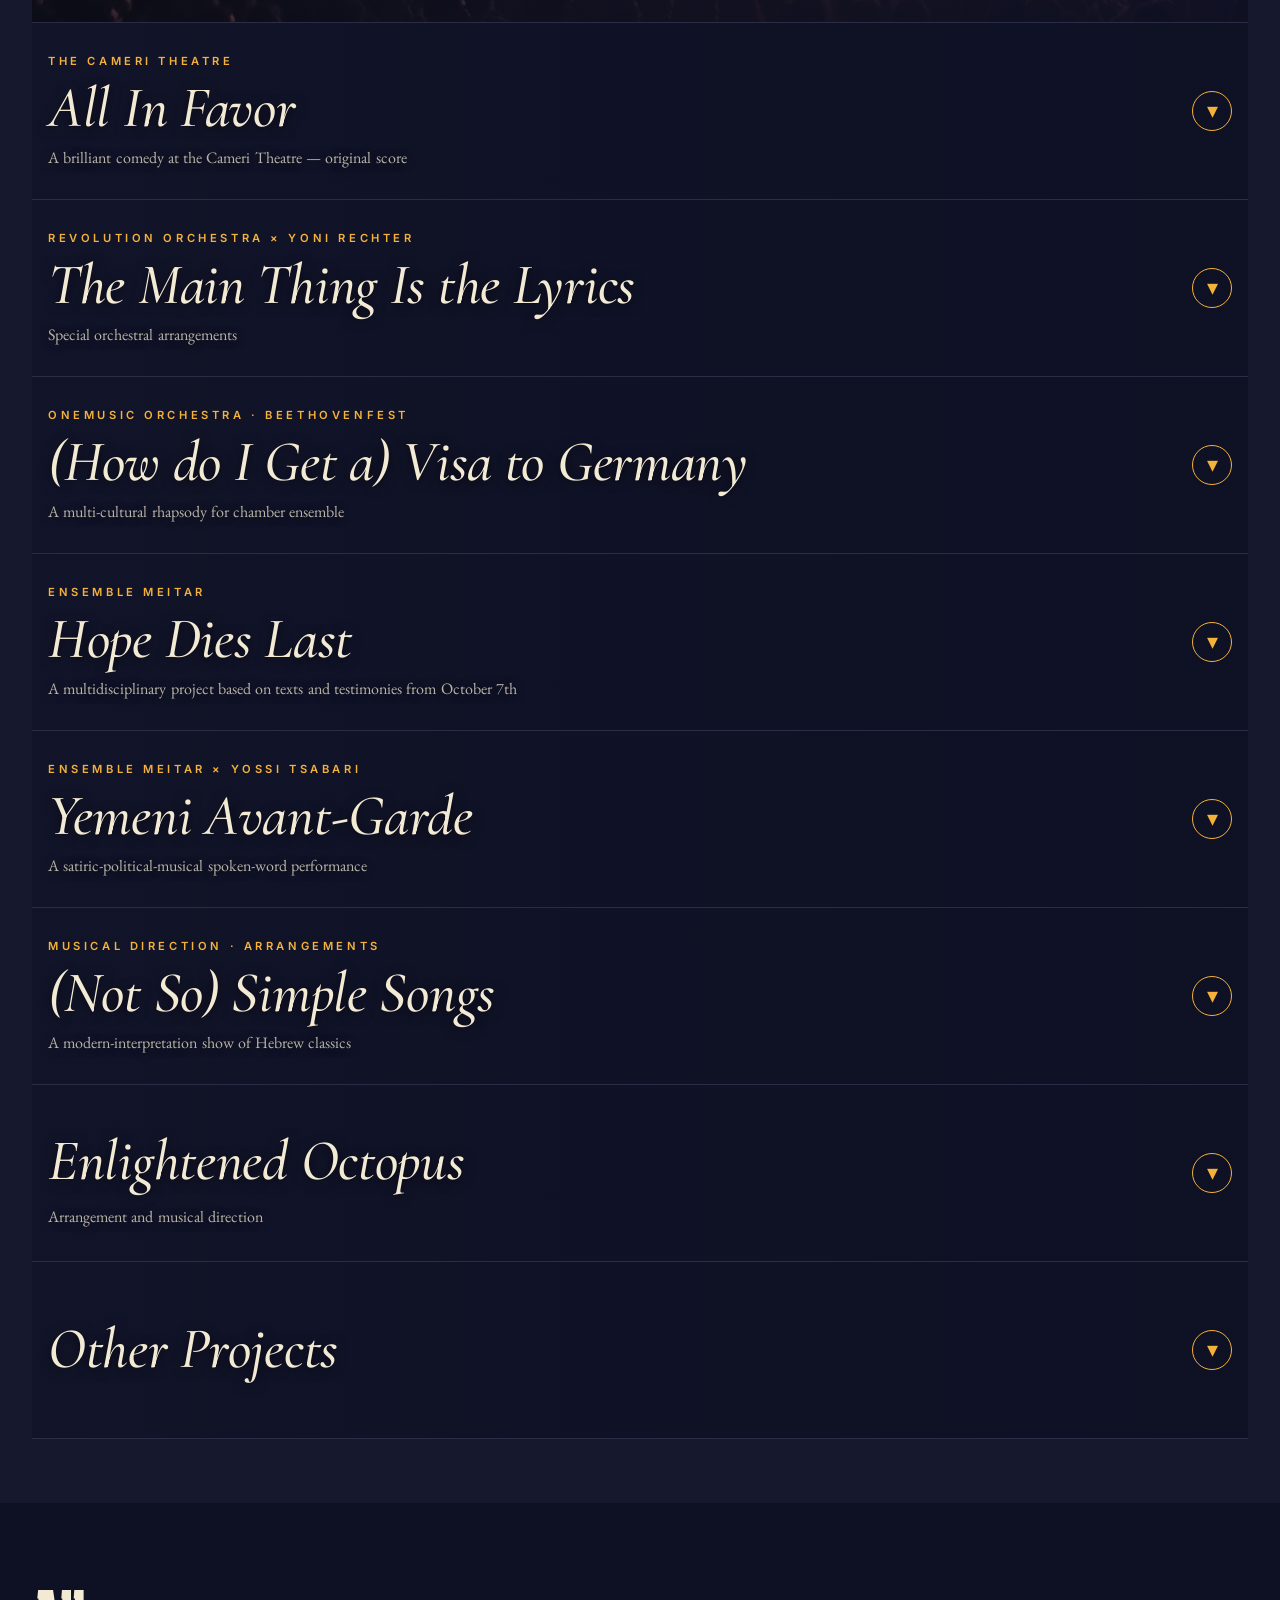
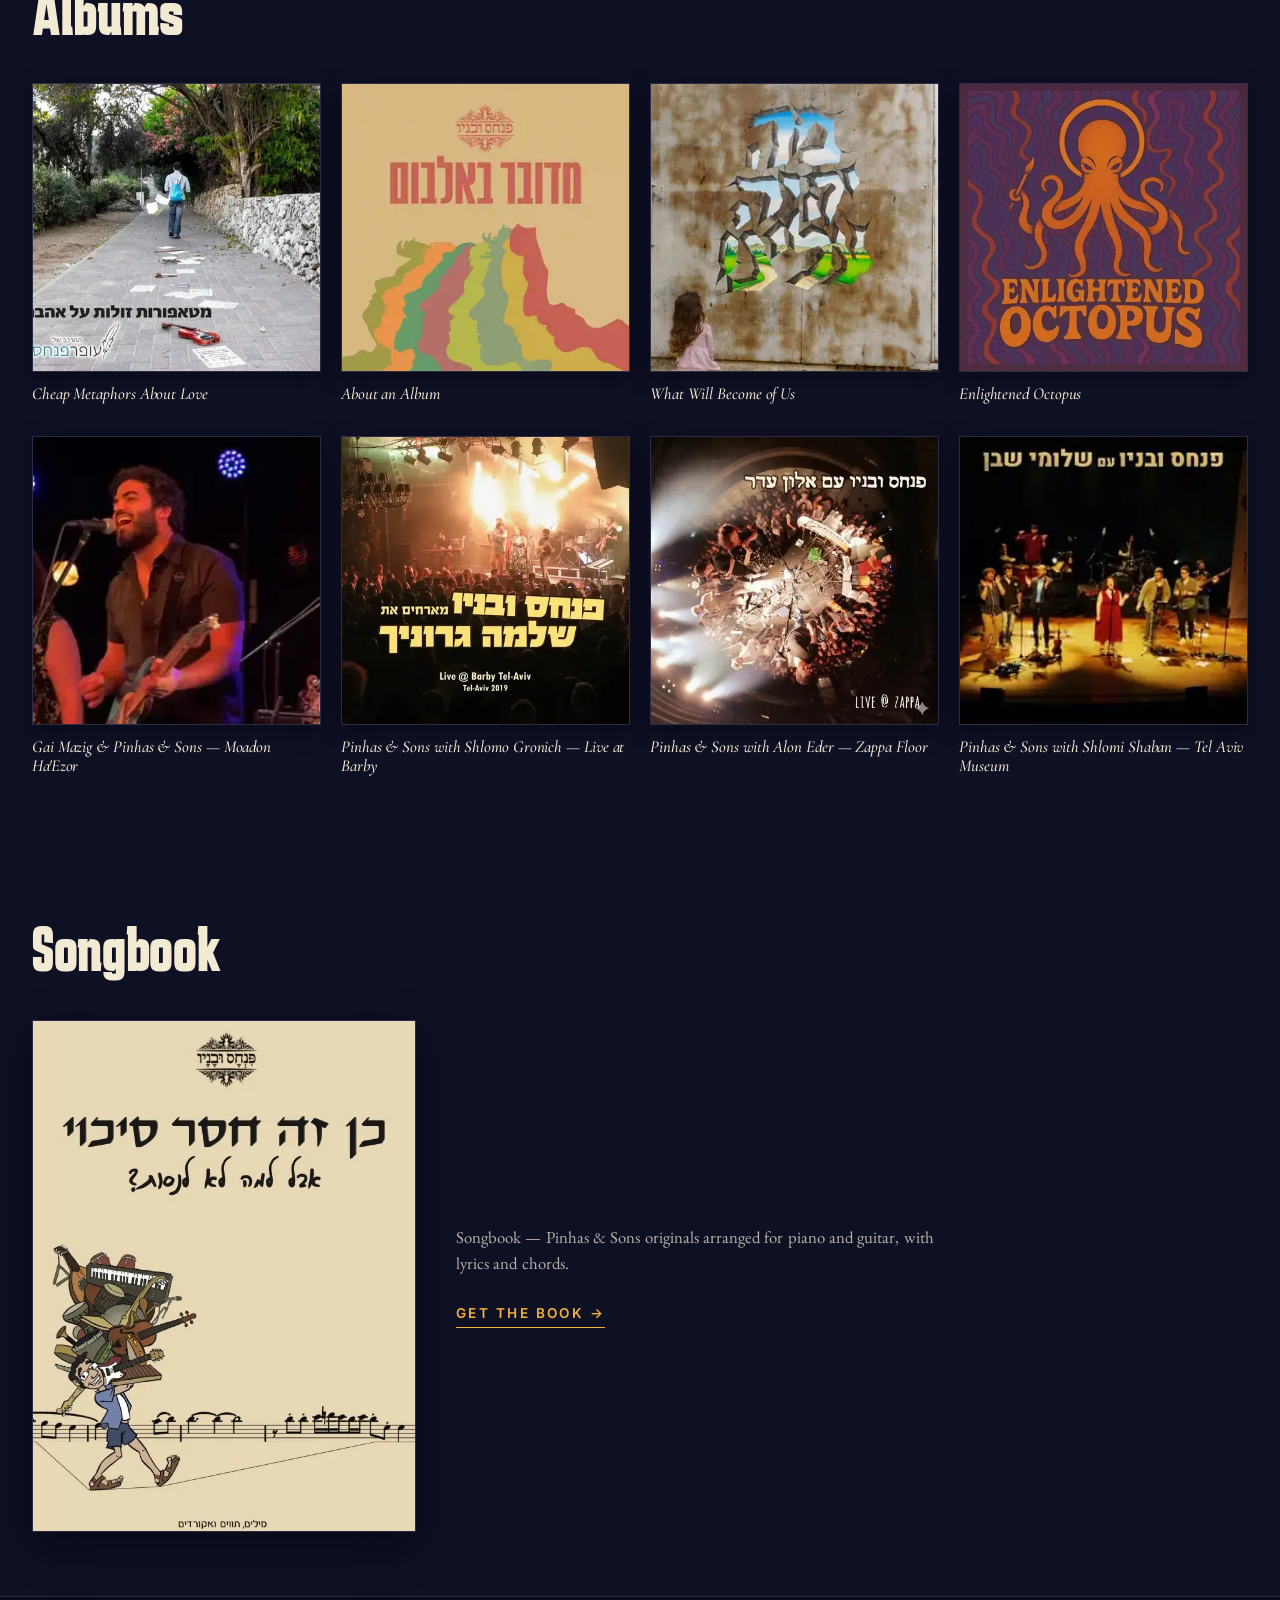
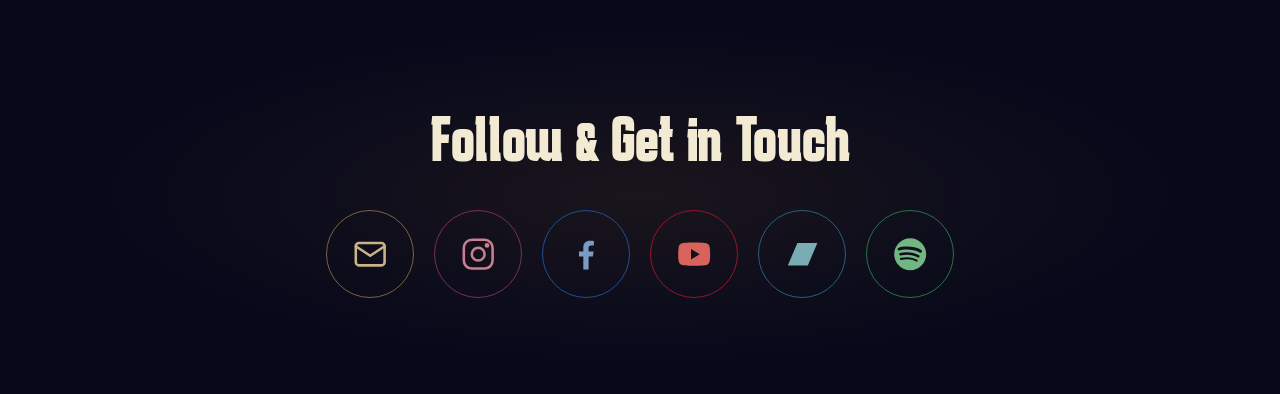
<file: en/index.html>
<!DOCTYPE html>
<html lang="en" dir="ltr">
<head>
<meta charset="UTF-8">
<meta name="viewport" content="width=device-width, initial-scale=1">
<title>Ofer Pinhas — Composer, Arranger, Musical Director</title>
<link rel="icon" href="/assets/favicon.ico" sizes="any">
<link rel="icon" href="/assets/favicon-32.png" sizes="32x32" type="image/png">
<link rel="icon" href="/assets/favicon.png" sizes="512x512" type="image/png">
<link rel="apple-touch-icon" href="/assets/apple-touch-icon.png">
<meta name="description" content="Ofer Pinhas — composer, arranger, musical director. Pinhas & Sons, projects, works and recordings.">
<meta property="og:type" content="website">
<meta property="og:title" content="Ofer Pinhas — Composer, Arranger, Musical Director">
<meta property="og:description" content="Composer, arranger, musical director. Pinhas & Sons and other projects.">
<meta property="og:locale" content="en_US">
<meta property="og:image" content="https://oferpinhas.com/assets/og.jpg">
<meta property="og:image:width" content="1200">
<meta property="og:image:height" content="630">
<meta property="og:url" content="https://oferpinhas.com/en/">
<meta name="twitter:card" content="summary_large_image">
<meta name="twitter:image" content="https://oferpinhas.com/assets/og.jpg">
<link rel="alternate" hreflang="he-IL" href="https://oferpinhas.com/">
<link rel="alternate" hreflang="en" href="https://oferpinhas.com/en/">
<link rel="alternate" hreflang="x-default" href="https://oferpinhas.com/">
<link rel="canonical" href="https://oferpinhas.com/en/">
<link rel="preconnect" href="https://fonts.googleapis.com">
<link rel="preconnect" href="https://fonts.gstatic.com" crossorigin>
<link rel="preload" as="image" href="/assets/photos/hero-logo-mobile.webp" media="(max-width: 720px)" fetchpriority="high">
<link rel="preload" as="image" href="/assets/photos/hero-logo.webp" media="(min-width: 721px)" fetchpriority="high">
<link rel="preload" as="style" onload="this.onload=null;this.rel='stylesheet'" href="https://fonts.googleapis.com/css2?family=Karantina:wght@300;700&family=Assistant:wght@400;700&family=Inter:wght@500;600;700&family=Cormorant+Garamond:ital,wght@1,500&family=Frank+Ruhl+Libre:wght@400&family=EB+Garamond:ital,wght@0,400;0,500;1,400&display=swap">
<noscript><link rel="stylesheet" href="https://fonts.googleapis.com/css2?family=Karantina:wght@300;700&family=Assistant:wght@400;700&family=Inter:wght@500;600;700&family=Cormorant+Garamond:ital,wght@1,500&family=Frank+Ruhl+Libre:wght@400&family=EB+Garamond:ital,wght@0,400;0,500;1,400&display=swap"></noscript>
<link rel="stylesheet" href="/assets/site.css">
<script type="application/ld+json">
{
  "@context": "https://schema.org",
  "@graph": [
    {
      "@type": "Person",
      "@id": "https://oferpinhas.com/#person",
      "name": "Ofer Pinhas",
      "alternateName": "עופר פנחס",
      "url": "https://oferpinhas.com/",
      "image": "https://oferpinhas.com/assets/og.jpg",
      "jobTitle": "Composer, arranger, musical director",
      "sameAs": [
        "https://pinhasons.com/",
        "https://open.spotify.com/artist/4is8ZJ8ZOKavbLhc9M5EPt",
        "https://oferpinhas.bandcamp.com/",
        "https://www.youtube.com/@oferpinhas",
        "https://www.instagram.com/ofer_the_pinhas/",
        "https://www.facebook.com/ofer.pinhas"
      ]
    },
    {
      "@type": "MusicEvent",
      "name": "Head to Head — Pinhas & Sons with Guy Mintus",
      "startDate": "2026-07-08T20:00:00+03:00",
      "eventStatus": "https://schema.org/EventScheduled",
      "eventAttendanceMode": "https://schema.org/OfflineEventAttendanceMode",
      "location": {
        "@type": "Place",
        "name": "Tel Aviv Museum of Art — Recanati Auditorium",
        "address": {
          "@type": "PostalAddress",
          "streetAddress": "27 Sha'ul HaMelekh",
          "addressLocality": "Tel Aviv",
          "addressCountry": "IL"
        }
      },
      "performer": [
        {"@type": "MusicGroup", "name": "Pinhas & Sons"},
        {"@type": "Person", "name": "Guy Mintus"}
      ],
      "offers": {
        "@type": "Offer",
        "url": "https://tickets.tamuseum.org.il/%D7%A4%D7%A0%D7%97%D7%A1_%D7%95%D7%91%D7%A0%D7%99%D7%95_%D7%A2%D7%9D_%D7%94%D7%A4%D7%A1%D7%A0%D7%AA%D7%A8%D7%9F_%D7%92%D7%99%D7%90_%D7%9E%D7%99%D7%A0%D7%98%D7%95%D7%A1?id=91396",
        "availability": "https://schema.org/InStock",
        "priceCurrency": "ILS"
      }
    }
  ]
}
</script>
</head>
<body>

<a class="skip-link" href="#works">Skip to content</a>

<header class="site-header">
  <a href="/en/" class="brand" aria-label="Ofer Pinhas — home">
    <picture>
      <source srcset="/assets/logo-header.webp" type="image/webp">
      <img src="/assets/logo-header.png" alt="Ofer Pinhas" class="brand-logo" width="64" height="64">
    </picture>
  </a>
  <nav class="site-nav" aria-label="Site navigation">
    <a href="#upcoming">Upcoming</a>
    <a href="#works">Projects</a>
    <a href="#discography">Albums</a>
    <a href="#songbook">Songbook</a>
    <a href="#contact">Contact</a>
  </nav>
  <button type="button" class="nav-toggle" aria-label="Menu" aria-expanded="false">
    <span></span><span></span><span></span>
  </button>
  <a href="/" class="lang-toggle" hreflang="he">HE</a>
</header>

<section class="hero" aria-label="Ofer Pinhas">
  <h1 class="sr-only">Ofer Pinhas — Composer, Arranger, Musical Director</h1>
  <p class="hero-subtitle">Composer, Arranger &amp; Musical Director</p>
</section>

<section id="upcoming" class="works-section">
  <div class="section-inner">
    <header class="section-header">
      <h2 class="section-title">Upcoming</h2>
    </header>
    <article class="show-item">
      <div class="show-date">
        <span class="show-day">8 Jul</span>
        <span class="show-year">2026</span>
      </div>
      <div class="show-info">
        <h3 class="show-title italic-en">Head to Head — Pinhas &amp; Sons with Guy Mintus</h3>
        <p class="show-venue">Tel Aviv Museum of Art · Recanati Auditorium · 27 Sha'ul HaMelekh, Tel Aviv</p>
      </div>
      <a class="show-cta" href="https://tickets.tamuseum.org.il/%D7%A4%D7%A0%D7%97%D7%A1_%D7%95%D7%91%D7%A0%D7%99%D7%95_%D7%A2%D7%9D_%D7%94%D7%A4%D7%A1%D7%A0%D7%AA%D7%A8%D7%9F_%D7%92%D7%99%D7%90_%D7%9E%D7%99%D7%A0%D7%98%D7%95%D7%A1?id=91396" target="_blank" rel="noopener">Tickets →</a>
    </article>
  </div>
</section>

<section id="works" class="works-section">
  <div class="section-inner">
    <header class="section-header">
      <h2 class="section-title">Selected Projects</h2>
    </header>
    <ol class="project-list">

      <li class="project">
        <details>
          <summary style="background-image:url('/assets/photos/band-bg.webp')">
            <span class="project-title italic-en">Pinhas &amp; Sons</span>
            <span class="project-tagline">Hebrew-cosmopolitan fusion</span>
            <span class="project-arrow" aria-hidden="true">▾</span>
          </summary>
          <div class="project-body">
            <a class="project-cta" href="https://pinhasons.com/" target="_blank" rel="noopener">Visit the ensemble site →</a>
            <div class="featured-grid">
              <button type="button" class="feature-card media-trigger" data-vid="5VMmquTxUQ4" data-title="I Have Sympathy — with Shlomo Gronich" style="background-image:url('https://img.youtube.com/vi/5VMmquTxUQ4/hqdefault.jpg')">
                <span class="play-cue" aria-hidden="true"><svg viewBox="0 0 24 24" width="24" height="24" aria-hidden="true" fill="currentColor"><path d="M8 5v14l11-7z"/></svg></span>
                <span class="feature-overlay"><span class="feature-tag">with Shlomo Gronich</span><span class="feature-title italic-en">I Have Sympathy</span></span>
              </button>
              <button type="button" class="feature-card media-trigger" data-vid="dwMsmlJXAQA" data-title="Falling Tree" style="background-image:url('https://img.youtube.com/vi/dwMsmlJXAQA/hqdefault.jpg')">
                <span class="play-cue" aria-hidden="true"><svg viewBox="0 0 24 24" width="24" height="24" aria-hidden="true" fill="currentColor"><path d="M8 5v14l11-7z"/></svg></span>
                <span class="feature-overlay"><span class="feature-title italic-en">Falling Tree</span></span>
              </button>
              <button type="button" class="feature-card media-trigger" data-vid="vYaOk2HPlOA" data-title="Pashut" style="background-image:url('https://img.youtube.com/vi/vYaOk2HPlOA/hqdefault.jpg')">
                <span class="play-cue" aria-hidden="true"><svg viewBox="0 0 24 24" width="24" height="24" aria-hidden="true" fill="currentColor"><path d="M8 5v14l11-7z"/></svg></span>
                <span class="feature-overlay"><span class="feature-title italic-en">Pashut</span></span>
              </button>
              <button type="button" class="feature-card media-trigger" data-vid="FDqEFSo7Oyo" data-title="Yes It's Hopeless — with Gai Mazig" style="background-image:url('https://img.youtube.com/vi/FDqEFSo7Oyo/hqdefault.jpg')">
                <span class="play-cue" aria-hidden="true"><svg viewBox="0 0 24 24" width="24" height="24" aria-hidden="true" fill="currentColor"><path d="M8 5v14l11-7z"/></svg></span>
                <span class="feature-overlay"><span class="feature-tag">with Gai Mazig</span><span class="feature-title italic-en">Yes It's Hopeless</span></span>
              </button>
              <button type="button" class="feature-card media-trigger" data-vid="8IHO_f7Qg9U" data-title="30 Places to Visit Before You Die" style="background-image:url('https://img.youtube.com/vi/8IHO_f7Qg9U/hqdefault.jpg')">
                <span class="play-cue" aria-hidden="true"><svg viewBox="0 0 24 24" width="24" height="24" aria-hidden="true" fill="currentColor"><path d="M8 5v14l11-7z"/></svg></span>
                <span class="feature-overlay"><span class="feature-title italic-en">30 Places to Visit Before You Die</span></span>
              </button>
              <button type="button" class="feature-card media-trigger" data-vid="DzyQ-D3aumM" data-title="What Will Become of Us" style="background-image:url('https://img.youtube.com/vi/DzyQ-D3aumM/hqdefault.jpg')">
                <span class="play-cue" aria-hidden="true"><svg viewBox="0 0 24 24" width="24" height="24" aria-hidden="true" fill="currentColor"><path d="M8 5v14l11-7z"/></svg></span>
                <span class="feature-overlay"><span class="feature-title italic-en">What Will Become of Us</span></span>
              </button>
            </div>
          </div>
        </details>
      </li>

      <li class="project">
        <details>
          <summary style="background-image:url('https://img.youtube.com/vi/oE0PiF970mY/maxresdefault.jpg'); background-position: center 30%;">
            <span class="project-meta">The Cameri Theatre</span>
            <span class="project-title italic-en">All In Favor</span>
            <span class="project-tagline">A brilliant comedy at the Cameri Theatre — original score</span>
            <span class="project-arrow" aria-hidden="true">▾</span>
          </summary>
          <div class="project-body">
            <div class="featured-grid">
              <button type="button" class="feature-card media-trigger" data-vid="oE0PiF970mY" data-title="All In Favor — trailer" style="background-image:url('https://img.youtube.com/vi/oE0PiF970mY/hqdefault.jpg')">
                <span class="play-cue" aria-hidden="true"><svg viewBox="0 0 24 24" width="24" height="24" aria-hidden="true" fill="currentColor"><path d="M8 5v14l11-7z"/></svg></span>
                <span class="feature-overlay"><span class="feature-tag">trailer</span><span class="feature-title italic-en">All In Favor</span></span>
              </button>
            </div>
          </div>
        </details>
      </li>

      <li class="project">
        <details>
          <summary style="background-image:url('https://img.youtube.com/vi/hSfi9_FQAlI/maxresdefault.jpg')">
            <span class="project-meta">Revolution Orchestra × Yoni Rechter</span>
            <span class="project-title italic-en">The Main Thing Is the Lyrics</span>
            <span class="project-tagline">Special orchestral arrangements</span>
            <span class="project-arrow" aria-hidden="true">▾</span>
          </summary>
          <div class="project-body">
            <div class="featured-grid">
              <button type="button" class="feature-card media-trigger" data-vid="hSfi9_FQAlI" data-title="Yom Yafe — The Main Thing Is the Lyrics" style="background-image:url('https://img.youtube.com/vi/hSfi9_FQAlI/hqdefault.jpg')">
                <span class="play-cue" aria-hidden="true"><svg viewBox="0 0 24 24" width="24" height="24" aria-hidden="true" fill="currentColor"><path d="M8 5v14l11-7z"/></svg></span>
                <span class="feature-overlay"><span class="feature-title italic-en">Yom Yafe</span></span>
              </button>
            </div>
          </div>
        </details>
      </li>

      <li class="project">
        <details>
          <summary style="background-image:url('https://img.youtube.com/vi/mZWnXQC3HQU/hqdefault.jpg')">
            <span class="project-meta">oneMusic Orchestra · Beethovenfest</span>
            <span class="project-title italic-en">(How do I Get a) Visa to Germany</span>
            <span class="project-tagline">A multi-cultural rhapsody for chamber ensemble</span>
            <span class="project-arrow" aria-hidden="true">▾</span>
          </summary>
          <div class="project-body">
            <div class="featured-grid">
              <button type="button" class="feature-card media-trigger" data-vid="mZWnXQC3HQU" data-title="(How do I Get a) Visa to Germany — Live at Beethovenfest" style="background-image:url('https://img.youtube.com/vi/mZWnXQC3HQU/hqdefault.jpg')">
                <span class="play-cue" aria-hidden="true"><svg viewBox="0 0 24 24" width="24" height="24" aria-hidden="true" fill="currentColor"><path d="M8 5v14l11-7z"/></svg></span>
                <span class="feature-overlay"><span class="feature-tag">Live at Beethovenfest</span><span class="feature-title italic-en">(How do I Get a) Visa to Germany</span></span>
              </button>
            </div>
          </div>
        </details>
      </li>

      <li class="project">
        <details>
          <summary style="background-image:url('https://img.youtube.com/vi/jJCnd9ooUhY/maxresdefault.jpg'); background-position: center 28%;">
            <span class="project-meta">Ensemble Meitar</span>
            <span class="project-title italic-en">Hope Dies Last</span>
            <span class="project-tagline">A multidisciplinary project based on texts and testimonies from October 7th</span>
            <span class="project-arrow" aria-hidden="true">▾</span>
          </summary>
          <div class="project-body">
            <div class="featured-grid">
              <button type="button" class="feature-card media-trigger" data-vid="jJCnd9ooUhY" data-title="Hope Dies Last" style="background-image:url('https://img.youtube.com/vi/jJCnd9ooUhY/hqdefault.jpg')">
                <span class="play-cue" aria-hidden="true"><svg viewBox="0 0 24 24" width="24" height="24" aria-hidden="true" fill="currentColor"><path d="M8 5v14l11-7z"/></svg></span>
                <span class="feature-overlay"><span class="feature-title italic-en">Hope Dies Last</span></span>
              </button>
              <button type="button" class="feature-card media-trigger" data-vid="04HlgqB-E0U" data-title="Chen Almog Goldstein — Hope Dies Last" style="background-image:url('https://img.youtube.com/vi/04HlgqB-E0U/hqdefault.jpg')">
                <span class="play-cue" aria-hidden="true"><svg viewBox="0 0 24 24" width="24" height="24" aria-hidden="true" fill="currentColor"><path d="M8 5v14l11-7z"/></svg></span>
                <span class="feature-overlay"><span class="feature-title italic-en">Chen Almog Goldstein</span></span>
              </button>
              <button type="button" class="feature-card media-trigger" data-vid="rjDhh-lKUaw" data-title="Liquid Sky — Hope Dies Last" style="background-image:url('https://img.youtube.com/vi/rjDhh-lKUaw/hqdefault.jpg')">
                <span class="play-cue" aria-hidden="true"><svg viewBox="0 0 24 24" width="24" height="24" aria-hidden="true" fill="currentColor"><path d="M8 5v14l11-7z"/></svg></span>
                <span class="feature-overlay"><span class="feature-title italic-en">Liquid Sky</span></span>
              </button>
            </div>
          </div>
        </details>
      </li>

      <li class="project">
        <details>
          <summary style="background-image:url('https://img.youtube.com/vi/vP4q-8lNHV0/maxresdefault.jpg'); background-position: center 80%;">
            <span class="project-meta">Ensemble Meitar × Yossi Tsabari</span>
            <span class="project-title italic-en">Yemeni Avant-Garde</span>
            <span class="project-tagline">A satiric-political-musical spoken-word performance</span>
            <span class="project-arrow" aria-hidden="true">▾</span>
          </summary>
          <div class="project-body">
            <div class="featured-grid">
              <button type="button" class="feature-card media-trigger" data-vid="vP4q-8lNHV0" data-title="Peripheral Damage — Yemeni Avant-Garde" style="background-image:url('https://img.youtube.com/vi/vP4q-8lNHV0/hqdefault.jpg')">
                <span class="play-cue" aria-hidden="true"><svg viewBox="0 0 24 24" width="24" height="24" aria-hidden="true" fill="currentColor"><path d="M8 5v14l11-7z"/></svg></span>
                <span class="feature-overlay"><span class="feature-title italic-en">Peripheral Damage</span></span>
              </button>
              <button type="button" class="feature-card media-trigger" data-vid="QxH9CM6brSI" data-title="Pardon my English — Yemeni Avant-Garde" style="background-image:url('https://img.youtube.com/vi/QxH9CM6brSI/hqdefault.jpg')">
                <span class="play-cue" aria-hidden="true"><svg viewBox="0 0 24 24" width="24" height="24" aria-hidden="true" fill="currentColor"><path d="M8 5v14l11-7z"/></svg></span>
                <span class="feature-overlay"><span class="feature-title italic-en">Pardon my English</span></span>
              </button>
            </div>
          </div>
        </details>
      </li>

      <li class="project">
        <details>
          <summary style="background-image:url('https://img.youtube.com/vi/PNPaJv0tdYc/maxresdefault.jpg'); background-position: center 20%;">
            <span class="project-meta">Musical direction · arrangements</span>
            <span class="project-title italic-en">(Not So) Simple Songs</span>
            <span class="project-tagline">A modern-interpretation show of Hebrew classics</span>
            <span class="project-arrow" aria-hidden="true">▾</span>
          </summary>
          <div class="project-body">
            <div class="featured-grid">
              <button type="button" class="feature-card media-trigger" data-vid="PNPaJv0tdYc" data-title="Erev Shel Yom Bahir — (Not So) Simple Songs" style="background-image:url('https://img.youtube.com/vi/PNPaJv0tdYc/hqdefault.jpg')">
                <span class="play-cue" aria-hidden="true"><svg viewBox="0 0 24 24" width="24" height="24" aria-hidden="true" fill="currentColor"><path d="M8 5v14l11-7z"/></svg></span>
                <span class="feature-overlay"><span class="feature-title italic-en">Erev Shel Yom Bahir</span></span>
              </button>
              <button type="button" class="feature-card media-trigger" data-vid="R8nm1jR_7ag" data-title="Untitled Song — (Not So) Simple Songs" style="background-image:url('https://img.youtube.com/vi/R8nm1jR_7ag/hqdefault.jpg')">
                <span class="play-cue" aria-hidden="true"><svg viewBox="0 0 24 24" width="24" height="24" aria-hidden="true" fill="currentColor"><path d="M8 5v14l11-7z"/></svg></span>
                <span class="feature-overlay"><span class="feature-title italic-en">Untitled Song</span></span>
              </button>
              <button type="button" class="feature-card media-trigger" data-vid="esoTNmE1SSU" data-title="Hineh Hineh — (Not So) Simple Songs" style="background-image:url('https://img.youtube.com/vi/esoTNmE1SSU/hqdefault.jpg')">
                <span class="play-cue" aria-hidden="true"><svg viewBox="0 0 24 24" width="24" height="24" aria-hidden="true" fill="currentColor"><path d="M8 5v14l11-7z"/></svg></span>
                <span class="feature-overlay"><span class="feature-title italic-en">Hineh Hineh</span></span>
              </button>
            </div>
          </div>
        </details>
      </li>

      <li class="project">
        <details>
          <summary style="background-image:url('https://img.youtube.com/vi/g2-t9Asedho/maxresdefault.jpg'); background-position: center 30%;">
            <span class="project-title italic-en">Enlightened Octopus</span>
            <span class="project-tagline">Arrangement and musical direction</span>
            <span class="project-arrow" aria-hidden="true">▾</span>
          </summary>
          <div class="project-body">
            <div class="featured-grid">
              <button type="button" class="feature-card media-trigger" data-vid="g2-t9Asedho" data-title="Just The Same — Enlightened Octopus" style="background-image:url('https://img.youtube.com/vi/g2-t9Asedho/hqdefault.jpg')">
                <span class="play-cue" aria-hidden="true"><svg viewBox="0 0 24 24" width="24" height="24" aria-hidden="true" fill="currentColor"><path d="M8 5v14l11-7z"/></svg></span>
                <span class="feature-overlay"><span class="feature-title italic-en">Just The Same</span></span>
              </button>
              <button type="button" class="feature-card media-trigger" data-vid="w2Z7xEHGGT4" data-title="One of These Things First (Nick Drake) — Enlightened Octopus" style="background-image:url('https://img.youtube.com/vi/w2Z7xEHGGT4/hqdefault.jpg')">
                <span class="play-cue" aria-hidden="true"><svg viewBox="0 0 24 24" width="24" height="24" aria-hidden="true" fill="currentColor"><path d="M8 5v14l11-7z"/></svg></span>
                <span class="feature-overlay"><span class="feature-tag">Nick Drake</span><span class="feature-title italic-en">One of These Things First</span></span>
              </button>
              <button type="button" class="feature-card media-trigger" data-vid="IQBoQeGcjAo" data-title="YYZ (RUSH) — Enlightened Octopus" style="background-image:url('https://img.youtube.com/vi/IQBoQeGcjAo/hqdefault.jpg')">
                <span class="play-cue" aria-hidden="true"><svg viewBox="0 0 24 24" width="24" height="24" aria-hidden="true" fill="currentColor"><path d="M8 5v14l11-7z"/></svg></span>
                <span class="feature-overlay"><span class="feature-tag">RUSH</span><span class="feature-title italic-en">YYZ</span></span>
              </button>
            </div>
          </div>
        </details>
      </li>

      <li class="project">
        <details>
          <summary style="background-image:url('https://img.youtube.com/vi/4Lkk3fcu4uY/maxresdefault.jpg')">
            <span class="project-title italic-en">Other Projects</span>
            <span class="project-arrow" aria-hidden="true">▾</span>
          </summary>
          <div class="project-body">
            <div class="featured-grid">
              <button type="button" class="feature-card media-trigger" data-vid="4Lkk3fcu4uY" data-title="Chorole" style="background-image:url('https://img.youtube.com/vi/4Lkk3fcu4uY/hqdefault.jpg')">
                <span class="play-cue" aria-hidden="true"><svg viewBox="0 0 24 24" width="24" height="24" aria-hidden="true" fill="currentColor"><path d="M8 5v14l11-7z"/></svg></span>
                <span class="feature-overlay"><span class="feature-title italic-en">Chorole</span><span class="feature-note">A Brazilian tribute to Mozart</span></span>
              </button>
              <button type="button" class="feature-card media-trigger" data-vid="TAqMgQp6LPs" data-title="Little Fugue — Roi Levas" style="background-image:url('https://img.youtube.com/vi/TAqMgQp6LPs/hqdefault.jpg')">
                <span class="play-cue" aria-hidden="true"><svg viewBox="0 0 24 24" width="24" height="24" aria-hidden="true" fill="currentColor"><path d="M8 5v14l11-7z"/></svg></span>
                <span class="feature-overlay"><span class="feature-tag">Roi Levas</span><span class="feature-title italic-en">Little Fugue</span><span class="feature-note">Arrangement and co-production</span></span>
              </button>
              <button type="button" class="feature-card media-trigger" data-vid="_PP_2U4opSM" data-title="Orphaned Land at Heichal HaTarbut" style="background-image:url('https://img.youtube.com/vi/_PP_2U4opSM/hqdefault.jpg')">
                <span class="play-cue" aria-hidden="true"><svg viewBox="0 0 24 24" width="24" height="24" aria-hidden="true" fill="currentColor"><path d="M8 5v14l11-7z"/></svg></span>
                <span class="feature-overlay"><span class="feature-tag">Heichal HaTarbut</span><span class="feature-title italic-en">Orphaned Land</span></span>
              </button>
            </div>
          </div>
        </details>
      </li>

    </ol>
  </div>
</section>

<section id="discography" class="works-section">
  <div class="section-inner">
    <header class="section-header">
      <h2 class="section-title">Albums</h2>
    </header>

    <div class="album-grid">
      <a class="album-tile" href="https://oferpinhas.bandcamp.com/album/-" target="_blank" rel="noopener">
        <div class="album-cover" style="background-image:url('/assets/photos/album-2015.webp')"></div>
        <div class="album-title italic-en">Cheap Metaphors About Love</div>
      </a>
      <a class="album-tile" href="https://oferpinhas.bandcamp.com/album/about-an-album" target="_blank" rel="noopener">
        <div class="album-cover" style="background-image:url('/assets/photos/album-2018.webp')"></div>
        <div class="album-title italic-en">About an Album</div>
      </a>
      <a class="album-tile" href="https://oferpinhas.bandcamp.com/album/--3" target="_blank" rel="noopener">
        <div class="album-cover" style="background-image:url('/assets/photos/album-2024.webp')"></div>
        <div class="album-title italic-en">What Will Become of Us</div>
      </a>
      <a class="album-tile" href="https://oferpinhas.bandcamp.com/album/enlightened-octopus" target="_blank" rel="noopener">
        <div class="album-cover" style="background-image:url('/assets/photos/album-2025.webp')"></div>
        <div class="album-title italic-en">Enlightened Octopus</div>
      </a>
    </div>

    <div class="album-grid album-grid-second">

      <a class="album-tile" href="https://www.youtube.com/playlist?list=PL9on9vcoca1zQnfFUVnAtlGxoEFvc3EuY" target="_blank" rel="noopener">
        <div class="album-cover" style="background-image:url('/assets/photos/album-2017-mazig.webp')"></div>
        <div class="album-title italic-en">Gai Mazig &amp; Pinhas &amp; Sons — Moadon Ha'Ezor</div>
      </a>
      <a class="album-tile" href="https://open.spotify.com/album/0O7ljC8aYH2JIt3uw0OlNS" target="_blank" rel="noopener">
        <div class="album-cover" style="background-image:url('/assets/photos/album-2019.webp')"></div>
        <div class="album-title italic-en">Pinhas &amp; Sons with Shlomo Gronich — Live at Barby</div>
      </a>
      <a class="album-tile" href="https://www.youtube.com/playlist?list=PL9on9vcoca1xNjT2sv0hr43KPNmV2srQS" target="_blank" rel="noopener">
        <div class="album-cover" style="background-image:url('/assets/photos/album-2022-zappa.webp')"></div>
        <div class="album-title italic-en">Pinhas &amp; Sons with Alon Eder — Zappa Floor</div>
      </a>
      <a class="album-tile" href="https://www.youtube.com/playlist?list=PL9on9vcoca1x0s8LnE-Wjqmqeg2h2erdI" target="_blank" rel="noopener">
        <div class="album-cover" style="background-image:url('/assets/photos/album-2024-museum.webp')"></div>
        <div class="album-title italic-en">Pinhas &amp; Sons with Shlomi Shaban — Tel Aviv Museum</div>
      </a>
    </div>
  </div>
</section>

<section id="songbook" class="works-section">
  <div class="section-inner">
    <header class="section-header">
      <h2 class="section-title">Songbook</h2>
    </header>

    <a class="songbook-card" href="https://oferpinhas.bandcamp.com/merch/sheet-music-booklet" target="_blank" rel="noopener">
      <div class="songbook-image" style="background-image:url('/assets/photos/songbook.webp')"></div>
      <div class="songbook-info">
        <p class="songbook-note">Songbook — Pinhas &amp; Sons originals arranged for piano and guitar, with lyrics and chords.</p>
        <span class="songbook-cta">Get the book →</span>
      </div>
    </a>
  </div>
</section>

<section id="contact">
  <div class="section-inner">
    <h2 class="section-title contact-title">Follow &amp; Get in Touch</h2>
    <div class="contact-icons">
      <a href="mailto:pinhasymphony@gmail.com" class="contact-icon contact-icon--email" aria-label="Email">
        <svg viewBox="0 0 24 24" fill="none" stroke="currentColor" stroke-width="1.6" stroke-linecap="round" stroke-linejoin="round" aria-hidden="true"><rect x="3" y="5" width="18" height="14" rx="2"/><path d="m3 7 9 6 9-6"/></svg>
      </a>
      <a href="https://www.instagram.com/ofer_the_pinhas/" class="contact-icon contact-icon--instagram" rel="noopener" aria-label="Instagram">
        <svg viewBox="0 0 24 24" fill="none" stroke="currentColor" stroke-width="1.6" stroke-linecap="round" stroke-linejoin="round" aria-hidden="true"><rect x="3" y="3" width="18" height="18" rx="5"/><circle cx="12" cy="12" r="4"/><circle cx="17.5" cy="6.5" r="0.7" fill="currentColor"/></svg>
      </a>
      <a href="https://www.facebook.com/ofer.pinhas" class="contact-icon contact-icon--facebook" rel="noopener" aria-label="Facebook">
        <svg viewBox="0 0 24 24" fill="currentColor" aria-hidden="true"><path d="M13.5 21.5v-8h2.7l.4-3.2h-3.1V8.2c0-.9.3-1.6 1.6-1.6h1.7V3.7c-.3 0-1.3-.1-2.5-.1-2.5 0-4.1 1.5-4.1 4.2v2.5H7.5v3.2h2.7v8h3.3z"/></svg>
      </a>
      <a href="https://www.youtube.com/@oferpinhas" class="contact-icon contact-icon--youtube" rel="noopener" aria-label="YouTube">
        <svg viewBox="0 0 24 24" fill="currentColor" aria-hidden="true"><path d="M21.6 7.2c-.2-1-1-1.7-2-2C17.7 4.7 12 4.7 12 4.7s-5.7 0-7.6.5c-1 .3-1.8 1-2 2C2 9 2 12 2 12s0 3 .4 4.8c.2 1 1 1.7 2 2 1.9.5 7.6.5 7.6.5s5.7 0 7.6-.5c1-.3 1.8-1 2-2C22 15 22 12 22 12s0-3-.4-4.8zM10 15.3V8.7l5.5 3.3-5.5 3.3z"/></svg>
      </a>
      <a href="https://oferpinhas.bandcamp.com/" class="contact-icon contact-icon--bandcamp" rel="noopener" aria-label="Bandcamp">
        <svg viewBox="0 0 24 24" fill="currentColor" aria-hidden="true"><path d="M3 5h12.5L9.5 19H-3z" transform="translate(6,0)"/></svg>
      </a>
      <a href="https://open.spotify.com/artist/4is8ZJ8ZOKavbLhc9M5EPt" class="contact-icon contact-icon--spotify" rel="noopener" aria-label="Spotify">
        <svg viewBox="0 0 24 24" fill="currentColor" aria-hidden="true"><path d="M12 2a10 10 0 100 20 10 10 0 000-20zm4.6 14.4c-.2.3-.6.4-.9.2-2.5-1.5-5.6-1.8-9.3-1-.4.1-.7-.2-.8-.5-.1-.4.2-.7.5-.8 4-.9 7.5-.5 10.2 1.2.4.2.5.6.3.9zm1.2-2.7c-.3.4-.7.5-1.1.3-2.8-1.7-7.1-2.2-10.5-1.2-.4.1-.9-.1-1-.5-.1-.4.1-.9.5-1 3.8-1.1 8.6-.6 11.8 1.4.4.2.5.7.3 1zm.1-2.8C14.5 9 8.6 8.7 5.4 9.7c-.5.2-1.1-.1-1.2-.6-.2-.5.1-1.1.6-1.2 3.7-1.1 10.2-.9 14.1 1.4.5.3.6.9.4 1.4-.3.4-1 .6-1.4.4z"/></svg>
      </a>
    </div>
  </div>
</section>


<div id="lightbox" class="lightbox" hidden aria-hidden="true" role="dialog" aria-modal="true" aria-label="Video player">
  <button type="button" class="lightbox-close" aria-label="Close">×</button>
  <div class="lightbox-frame">
    <iframe id="lightbox-iframe" src="" title="" frameborder="0" allow="accelerometer; autoplay; clipboard-write; encrypted-media; gyroscope; picture-in-picture" allowfullscreen></iframe>
  </div>
</div>

<script src="/assets/site.js"></script>
</body>
</html>
</file>
<file: assets/site.css>
:root {
  /* Design A — Cinema / Spotlight */
  --bg:             #0E1024;     /* midnight indigo */
  --bg-soft:        #16182E;
  --bg-deep:        #07081A;
  --ink:            #F2EAD3;     /* cream */
  --ink-soft:       #B8B4A8;
  --rule:           #2A2D45;
  --saffron:        #F5B23A;
  --saffron-d:      #C8861E;
  --magenta:        #E8407A;
  --teal:           #4FB1B8;
}

* { box-sizing: border-box; margin: 0; padding: 0; }
html { scroll-behavior: smooth; background: var(--bg-deep); overflow-x: hidden; }
body {
  font-family: 'Assistant', sans-serif;
  font-weight: 400;
  background: var(--bg);
  color: var(--ink);
  line-height: 1.65;
  -webkit-font-smoothing: antialiased;
  overflow-x: hidden;
}
img { max-width: 100%; display: block; }
a { color: inherit; text-decoration: none; }
::selection { background: var(--saffron); color: var(--bg-deep); }

.sr-only {
  position: absolute;
  width: 1px; height: 1px;
  padding: 0; margin: -1px;
  overflow: hidden;
  clip: rect(0,0,0,0);
  border: 0;
}

/* Scroll-triggered reveals */
.reveal {
  opacity: 0;
  transform: translateY(20px);
  transition: opacity .7s cubic-bezier(.2,.7,.2,1), transform .7s cubic-bezier(.2,.7,.2,1);
}
.reveal.is-visible { opacity: 1; transform: translateY(0); }
@media (prefers-reduced-motion: reduce) {
  .reveal { opacity: 1; transform: none; transition: none; }
}

/* Skip link */
.skip-link {
  position: absolute;
  top: -3rem;
  inset-inline-start: 1rem;
  z-index: 1001;
  background: var(--saffron);
  color: var(--bg-deep);
  padding: 0.6rem 1.1rem;
  font-family: 'Inter', sans-serif;
  font-weight: 600;
  font-size: 0.85rem;
  letter-spacing: 0.1em;
  border-radius: 4px;
  transition: top .2s ease;
}
.skip-link:focus { top: 1rem; outline: 2px solid var(--bg-deep); outline-offset: 2px; }

/* Focus rings — keyboard nav */
.feature-card:focus-visible,
.album-tile:focus-visible,
.contact-icon:focus-visible,
.show-cta:focus-visible,
.section-cta:focus-visible,
.songbook-card:focus-visible,
.lang-toggle:focus-visible,
.site-nav a:focus-visible,
.lightbox-close:focus-visible {
  outline: 2px solid var(--saffron);
  outline-offset: 4px;
}

.italic-en { font-family: 'Cormorant Garamond', serif; font-style: italic; }

/* ─── Header ─── */
.site-header {
  position: fixed;
  top: 0; left: 0; right: 0;
  z-index: 100;
  display: flex;
  align-items: center;
  justify-content: space-between;
  padding: 1.4rem 2.4rem;
  background: transparent;
  transition: background-color .3s ease, padding .3s ease, backdrop-filter .3s ease;
  color: var(--ink);
}
.site-header.scrolled {
  background: rgba(14,16,36,0.85);
  backdrop-filter: blur(10px);
  -webkit-backdrop-filter: blur(10px);
  padding: 0.85rem 2.4rem;
  border-bottom: 1px solid var(--rule);
}
.brand {
  font-family: 'Karantina', serif;
  font-weight: 700;
  font-size: 1.6rem;
  letter-spacing: 0.04em;
  color: inherit;
  display: inline-flex;
  align-items: center;
}
.brand-logo {
  height: 4rem;
  width: auto;
  display: block;
}
.lang-toggle {
  font-family: 'Inter', sans-serif;
  font-size: 0.75rem;
  letter-spacing: 0.2em;
  text-transform: uppercase;
  color: inherit;
  padding: 0.4rem 0.9rem;
  border: 1px solid currentColor;
  transition: background .2s ease, color .2s ease, border-color .2s ease;
}
.lang-toggle:hover { background: var(--saffron); color: var(--bg-deep); border-color: var(--saffron); }

/* ─── Site nav ─── */
.site-nav {
  display: flex;
  gap: 1.5rem;
  margin-inline-start: auto;
  margin-inline-end: 1rem;
}
.site-nav a {
  font-family: 'Inter', sans-serif;
  font-weight: 500;
  font-size: 0.85rem;
  letter-spacing: 0.06em;
  color: inherit;
  opacity: 0.85;
  transition: color .2s ease, opacity .2s ease;
}
.site-nav a:hover { color: var(--saffron); opacity: 1; }
.nav-toggle {
  display: none;
  width: 2.4rem;
  height: 2.4rem;
  background: transparent;
  border: none;
  cursor: pointer;
  padding: 0.5rem;
  flex-direction: column;
  justify-content: space-between;
  margin-inline-start: auto;
  margin-inline-end: 0.75rem;
}
.nav-toggle span {
  display: block;
  width: 100%;
  height: 2px;
  background: currentColor;
  transition: transform .25s ease, opacity .25s ease;
}
.nav-toggle[aria-expanded="true"] span:nth-child(1) { transform: translateY(8px) rotate(45deg); }
.nav-toggle[aria-expanded="true"] span:nth-child(2) { opacity: 0; }
.nav-toggle[aria-expanded="true"] span:nth-child(3) { transform: translateY(-8px) rotate(-45deg); }

@media (max-width: 880px) {
  .site-nav {
    position: fixed;
    inset: 4rem 0 auto 0;
    flex-direction: column;
    gap: 0;
    padding: 1.5rem 2rem;
    background: rgba(14,16,36,0.96);
    backdrop-filter: blur(10px);
    -webkit-backdrop-filter: blur(10px);
    border-bottom: 1px solid var(--rule);
    margin: 0;
    transform: translateY(-110%);
    transition: transform .3s ease;
    visibility: hidden;
  }
  .site-nav.is-open { transform: translateY(0); visibility: visible; }
  .site-nav a {
    padding: 0.85rem 0;
    border-bottom: 1px solid rgba(255,255,255,0.08);
    color: var(--ink);
    font-size: 1rem;
    letter-spacing: 0.04em;
  }
  .site-nav a:last-child { border-bottom: none; }
  .nav-toggle { display: flex; }
}

/* ─── Hero — full-bleed logo image + subtitle ─── */
.hero {
  position: relative;
  min-height: 100vh;
  background: var(--bg-deep) url('/assets/photos/hero-logo.webp') center 40%/contain no-repeat;
  overflow: hidden;
  display: flex;
  flex-direction: column;
  justify-content: flex-end;
  padding-bottom: 4rem;
}
.hero-subtitle {
  text-align: center;
  font-family: 'Karantina', 'Frank Ruhl Libre', serif;
  font-weight: 300;
  font-size: clamp(1.6rem, 3.5vw, 2.6rem);
  color: var(--saffron);
  letter-spacing: 0.08em;
  margin: 0;
  padding: 0 1.5rem;
  text-shadow: 0 2px 16px rgba(0,0,0,0.6);
}
:lang(en) .hero-subtitle {
  font-family: 'Cormorant Garamond', 'EB Garamond', serif;
  font-style: italic;
  font-weight: 500;
  font-size: clamp(1.3rem, 2.5vw, 1.9rem);
  letter-spacing: 0.03em;
}
@media (max-width: 720px) {
  .hero {
    background-image: url('/assets/photos/hero-logo-mobile.webp');
    min-height: 75vh;
    padding-bottom: 2.5rem;
  }
}

/* ─── Sections — dark cinema ─── */
section { padding: 7rem 2rem; }
#featured { padding: 0 2rem 6rem; background: var(--bg); }
#works {
  background: var(--bg-soft);
  padding-top: 5rem;
}
#about {
  padding: 6rem 2rem;
  background: var(--bg);
  border-top: 1px solid var(--rule);
}
.about-inner { max-width: 48rem; margin: 0 auto; text-align: center; }
.about-meta {
  font-family: 'Inter', sans-serif;
  font-size: 0.85rem;
  letter-spacing: 0.04em;
  color: var(--ink-soft);
  margin-top: 1.5rem;
  line-height: 1.7;
}
#contact { background: var(--bg-soft); border-top: 1px solid var(--rule); }

/* ─── Project list (concertina) ─── */
.project-list {
  list-style: none;
  margin: 0;
  padding: 0;
  border-top: 1px solid var(--rule);
}
.project { border-bottom: 1px solid var(--rule); }
.project details > summary {
  list-style: none;
  cursor: pointer;
  display: grid;
  grid-template-columns: 1fr auto;
  grid-template-rows: auto auto auto;
  grid-template-areas:
    "meta arrow"
    "title arrow"
    "tagline arrow";
  align-items: center;
  gap: 0.4rem 1.5rem;
  padding: 1.75rem 1rem;
  position: relative;
  background-color: transparent;
  background-position: center 50%;
  background-size: cover;
  background-repeat: no-repeat;
  transition: background-color .35s ease;
  overflow: hidden;
  min-height: 11rem;
}
.project details > summary.bg-top { background-position: center 18%; }
.project details > summary.bg-bottom { background-position: center 80%; }
.project details > summary::-webkit-details-marker { display: none; }
.project details > summary::before {
  /* Dark veil over poster bg so text legible */
  content: "";
  position: absolute;
  inset: 0;
  background: linear-gradient(90deg, rgba(14,16,36,0.95) 0%, rgba(14,16,36,0.78) 60%, rgba(14,16,36,0.55) 100%);
  pointer-events: none;
  z-index: 0;
  transition: background .35s ease;
}
:dir(ltr) .project details > summary::before {
  background: linear-gradient(270deg, rgba(14,16,36,0.95) 0%, rgba(14,16,36,0.78) 60%, rgba(14,16,36,0.55) 100%);
}
.project details > summary:hover::before {
  background: linear-gradient(90deg, rgba(14,16,36,0.85) 0%, rgba(14,16,36,0.55) 60%, rgba(14,16,36,0.3) 100%);
}
:dir(ltr) .project details > summary:hover::before {
  background: linear-gradient(270deg, rgba(14,16,36,0.85) 0%, rgba(14,16,36,0.55) 60%, rgba(14,16,36,0.3) 100%);
}
.project details > summary > * { position: relative; z-index: 1; }

.project-meta {
  grid-area: meta;
  font-family: 'Inter', sans-serif;
  font-weight: 600;
  font-size: 0.7rem;
  letter-spacing: 0.32em;
  text-transform: uppercase;
  color: var(--saffron);
}
.project-title {
  grid-area: title;
  font-family: 'Karantina', serif;
  font-weight: 700;
  font-size: clamp(2rem, 5vw, 3.6rem);
  line-height: 1;
  color: var(--ink);
  letter-spacing: -0.005em;
  text-shadow: 0 2px 12px rgba(0,0,0,0.6);
}
:lang(en) .project-title { font-family: 'Cormorant Garamond', 'EB Garamond', serif; font-style: italic; font-weight: 500; }
.project-tagline {
  grid-area: tagline;
  font-family: 'Karantina', 'Frank Ruhl Libre', serif;
  font-weight: 300;
  font-size: 1.2rem;
  line-height: 1.4;
  color: var(--ink-soft);
  letter-spacing: 0.04em;
  word-spacing: 0.08em;
  text-shadow: 0 1px 8px rgba(0,0,0,0.55);
}
:lang(en) .project-tagline {
  font-family: 'EB Garamond', Georgia, serif;
  font-weight: 400;
  letter-spacing: 0;
  font-size: 1rem;
}
.project-arrow {
  grid-area: arrow;
  font-family: 'Inter', sans-serif;
  font-size: 1.4rem;
  color: var(--saffron);
  transition: transform .3s cubic-bezier(.2,.7,.2,1);
  display: inline-flex;
  align-items: center;
  justify-content: center;
  width: 2.5rem;
  height: 2.5rem;
  border: 1.5px solid var(--saffron);
  border-radius: 50%;
}
.project details[open] > summary .project-arrow { transform: rotate(180deg); }
.project details[open] > summary::before {
  background: linear-gradient(90deg, rgba(14,16,36,0.92) 0%, rgba(14,16,36,0.7) 60%, rgba(14,16,36,0.4) 100%);
}

.project-body {
  padding: 1.5rem 1rem 2.5rem;
  background: var(--bg-soft);
  border-top: 1px solid var(--rule);
}
@media (max-width: 720px) {
  .project-body {
    padding: 1.25rem 1rem 2rem;
    background: rgba(245,178,58,0.04);
    border-top: 1px solid rgba(245,178,58,0.35);
    box-shadow: inset 3px 0 0 rgba(245,178,58,0.4);
    margin: 0;
  }
  :dir(ltr) .project-body { box-shadow: inset -3px 0 0 rgba(245,178,58,0.4); }
  /* Smaller, distinct play button inside open section vs project-arrow */
  .project-body .play-cue {
    width: 3.2rem;
    height: 3.2rem;
    background: rgba(245,178,58,0.9);
    color: var(--bg-deep);
    border-color: var(--saffron);
  }
  .project-body .play-cue svg { width: 1.1rem; height: 1.1rem; }
}
.project-cta {
  display: inline-block;
  font-family: 'Inter', sans-serif;
  font-weight: 700;
  font-size: 0.8rem;
  letter-spacing: 0.18em;
  text-transform: uppercase;
  color: var(--bg-deep);
  background: var(--saffron);
  padding: 0.7rem 1.3rem;
  margin-bottom: 1.5rem;
  border: 2px solid var(--saffron);
  transition: background .2s ease, color .2s ease;
}
.project-cta:hover { background: transparent; color: var(--saffron); }
.project-body .featured-grid { margin-top: 0; }

/* details animate height (modern browsers); reduced-motion respected */
@media (prefers-reduced-motion: no-preference) {
  .project details::details-content {
    interpolate-size: allow-keywords;
    block-size: 0;
    overflow-y: clip;
    transition: block-size .4s cubic-bezier(.2,.7,.2,1), content-visibility .4s allow-discrete;
  }
  .project details[open]::details-content { block-size: auto; }
}

/* ─── Featured — collage grid ─── */
.section-header {
  display: flex;
  align-items: baseline;
  justify-content: space-between;
  flex-wrap: wrap;
  gap: 1rem 2rem;
  margin-bottom: 2.5rem;
}
.section-header .section-title { margin: 0; }
.title-link {
  color: inherit;
  text-decoration: none;
  border-bottom: 2px solid transparent;
  transition: color .2s ease, border-color .2s ease;
}
.title-link:hover { color: var(--saffron); border-bottom-color: var(--saffron); }
.section-cta {
  font-family: 'Inter', sans-serif;
  font-weight: 700;
  font-size: 0.85rem;
  letter-spacing: 0.18em;
  text-transform: uppercase;
  color: var(--bg-deep);
  background: var(--saffron);
  padding: 0.75rem 1.4rem;
  border: 2px solid var(--saffron);
  display: inline-flex;
  align-items: center;
  transition: background .2s ease, color .2s ease, transform .15s ease, box-shadow .2s ease;
}
.section-cta:hover {
  background: transparent;
  color: var(--saffron);
  transform: translateY(-2px);
  box-shadow: 0 8px 24px rgba(245,178,58,0.25);
}

.featured-grid {
  display: grid;
  grid-template-columns: repeat(6, 1fr);
  gap: 1rem;
  grid-auto-flow: dense;
  grid-auto-rows: minmax(8rem, auto);
}
.feature-card {
  position: relative;
  grid-column: span 3;
  aspect-ratio: 16 / 9;
  background: var(--bg-deep) center/cover no-repeat;
  border: 1px solid var(--rule);
  cursor: pointer;
  overflow: hidden;
  padding: 0;
  font: inherit;
  color: inherit;
  text-align: start;
  outline: none;
  transition: border-color .25s ease, box-shadow .25s ease, transform .25s ease;
}
.feature-card.span-wide { grid-column: span 4; }
.feature-card.span-large { grid-column: span 6; }
.feature-card::before {
  content: "";
  position: absolute;
  inset: 0;
  background: linear-gradient(180deg,
    rgba(7,8,26,0.15) 0%,
    rgba(7,8,26,0) 25%,
    rgba(7,8,26,0) 35%,
    rgba(7,8,26,0.6) 60%,
    rgba(7,8,26,0.95) 100%);
  pointer-events: none;
  transition: background .3s ease;
}
.feature-card:hover {
  border-color: var(--saffron);
  box-shadow: 0 0 0 1px var(--saffron), 0 24px 60px rgba(245,178,58,0.15);
  transform: translateY(-2px);
}
@media (max-width: 900px) {
  .featured-grid { grid-template-columns: repeat(2, 1fr); }
  .feature-card,
  .feature-card.span-wide { grid-column: span 1; }
  .feature-card.span-large { grid-column: span 2; }
}
.feature-overlay {
  position: absolute;
  inset: auto 0 0 0;
  z-index: 2;
  padding: 2rem 1.25rem 1.1rem;
  display: flex;
  flex-direction: column;
  pointer-events: none;
  background: linear-gradient(180deg,
    rgba(7,8,26,0) 0%,
    rgba(7,8,26,0.55) 35%,
    rgba(7,8,26,0.92) 100%);
}
.feature-card .feature-tag {
  display: inline-block;
  width: max-content;
  font-family: 'Inter', sans-serif;
  font-weight: 600;
  font-size: 0.68rem;
  letter-spacing: 0.28em;
  text-transform: uppercase;
  color: var(--saffron);
  margin-bottom: 0.4rem;
}
.feature-card .feature-title {
  font-family: 'Karantina', serif;
  font-weight: 700;
  font-size: clamp(1.5rem, 2.6vw, 2.2rem);
  line-height: 0.95;
  color: #fff;
  letter-spacing: -0.005em;
  text-shadow: 0 2px 12px rgba(0,0,0,0.55);
  margin-bottom: 0.3rem;
}
.feature-card.span-wide .feature-title,
.feature-card.span-large .feature-title { font-size: clamp(1.8rem, 3.5vw, 3rem); }
:lang(en) .feature-card .feature-title { font-family: 'Cormorant Garamond', 'EB Garamond', serif; font-style: italic; font-weight: 500; }
.feature-card .feature-note {
  font-family: 'Karantina', 'Frank Ruhl Libre', serif;
  font-weight: 300;
  font-size: 1.3rem;
  letter-spacing: 0.06em;
  word-spacing: 0.14em;
  color: rgba(255,255,255,0.92);
  line-height: 1.6;
  text-shadow: 0 1px 8px rgba(0,0,0,0.55);
  max-width: 36rem;
}
:lang(en) .feature-card .feature-note {
  font-family: 'EB Garamond', 'Frank Ruhl Libre', Georgia, serif;
  font-weight: 400;
  font-size: 0.95rem;
  letter-spacing: 0;
  line-height: 1.45;
}
.media-toggle { width: 100%; }
.play-cue {
  position: absolute;
  top: 50%; left: 50%;
  transform: translate(-50%, -50%);
  width: 4.5rem; height: 4.5rem;
  border-radius: 50%;
  background: rgba(14,16,36,0.55);
  border: 1.5px solid var(--saffron);
  color: var(--saffron);
  display: flex;
  align-items: center;
  justify-content: center;
  backdrop-filter: blur(6px);
  -webkit-backdrop-filter: blur(6px);
  transition: transform .25s cubic-bezier(.2,.8,.2,1), background .25s ease;
  z-index: 2;
}
.play-cue svg {
  width: 1.5rem;
  height: 1.5rem;
  display: block;
  transform: translateX(2px);
}
.feature-card:hover .play-cue {
  transform: translate(-50%, -50%) scale(1.1);
  background: var(--saffron);
  color: var(--bg-deep);
}

/* ─── Lightbox player ─── */
.lightbox {
  position: fixed;
  inset: 0;
  z-index: 1000;
  background: rgba(7,8,26,0.92);
  backdrop-filter: blur(8px);
  -webkit-backdrop-filter: blur(8px);
  display: flex;
  align-items: center;
  justify-content: center;
  padding: 4rem 1.5rem;
  animation: lightbox-fade .25s ease-out;
}
.lightbox[hidden] { display: none; }
@keyframes lightbox-fade { from { opacity: 0; } to { opacity: 1; } }
.lightbox-frame {
  position: relative;
  width: 100%;
  max-width: 1200px;
  aspect-ratio: 16 / 9;
  background: #000;
  box-shadow: 0 30px 80px rgba(0,0,0,0.5);
  border: 1px solid var(--saffron);
}
.lightbox-frame iframe {
  position: absolute;
  inset: 0;
  width: 100%;
  height: 100%;
  border: 0;
}
.lightbox-close {
  position: absolute;
  top: 1.25rem;
  inset-inline-end: 1.5rem;
  width: 3rem;
  height: 3rem;
  border-radius: 50%;
  border: 1.5px solid var(--saffron);
  background: rgba(14,16,36,0.6);
  color: var(--saffron);
  font-size: 1.6rem;
  line-height: 1;
  cursor: pointer;
  z-index: 2;
  transition: background .2s ease, color .2s ease, transform .2s ease;
}
.lightbox-close:hover { background: var(--saffron); color: var(--bg-deep); transform: scale(1.05); }
body.lightbox-open { overflow: hidden; }

/* ─── Songbook card ─── */
.songbook-card {
  display: grid;
  grid-template-columns: minmax(14rem, 24rem) 1fr;
  gap: 2.5rem;
  align-items: center;
  text-decoration: none;
  color: inherit;
  margin-top: 2.5rem;
  transition: transform .25s ease;
}
.songbook-card:hover { transform: translateY(-3px); }
.songbook-image {
  aspect-ratio: 3 / 4;
  background: var(--bg-deep) center/cover no-repeat;
  border: 1px solid var(--rule);
  box-shadow: 0 14px 40px rgba(0,0,0,0.4);
  transition: border-color .25s ease, box-shadow .25s ease;
}
.songbook-card:hover .songbook-image {
  border-color: var(--saffron);
  box-shadow: 0 24px 60px rgba(245,178,58,0.2);
}
.songbook-title {
  font-family: 'Karantina', serif;
  font-weight: 700;
  font-size: clamp(1.8rem, 3.5vw, 2.6rem);
  line-height: 1;
  margin: 0 0 1rem;
  color: var(--ink);
  letter-spacing: -0.005em;
}
:lang(en) .songbook-title { font-family: 'Cormorant Garamond', 'EB Garamond', serif; font-style: italic; font-weight: 500; }
.songbook-note {
  font-family: 'Karantina', 'Frank Ruhl Libre', serif;
  font-weight: 300;
  font-size: 1.5rem;
  color: var(--ink-soft);
  margin: 0 0 1.5rem;
  max-width: 32rem;
  line-height: 1.5;
  letter-spacing: 0.04em;
  word-spacing: 0.08em;
}
:lang(en) .songbook-note {
  font-family: 'EB Garamond', 'Frank Ruhl Libre', Georgia, serif;
  font-weight: 400;
  font-size: 1.05rem;
  letter-spacing: 0;
  line-height: 1.55;
}
.songbook-cta {
  display: inline-block;
  font-family: 'Inter', sans-serif;
  font-weight: 600;
  font-size: 0.85rem;
  letter-spacing: 0.18em;
  text-transform: uppercase;
  color: var(--saffron);
  border-bottom: 1px solid var(--saffron);
  padding-bottom: 3px;
}
@media (max-width: 720px) {
  .songbook-card { grid-template-columns: 1fr; gap: 1.5rem; }
  .songbook-image { max-width: 18rem; aspect-ratio: 3 / 4; }
}
.feature-meta {
  padding: 1.25rem 1.4rem 1.4rem;
}
.feature-tag {
  font-family: 'Inter', sans-serif;
  font-weight: 600;
  font-size: 0.7rem;
  letter-spacing: 0.32em;
  text-transform: uppercase;
  color: var(--saffron);
  margin-bottom: 0.5rem;
}
.feature-title {
  font-family: 'Karantina', serif;
  font-weight: 700;
  font-size: clamp(1.6rem, 3vw, 2.4rem);
  line-height: 0.95;
  margin-bottom: 0.4rem;
  color: var(--ink);
  letter-spacing: -0.005em;
  text-shadow: 0 2px 12px rgba(0,0,0,0.5);
}
.feature-large .feature-title { font-size: clamp(2rem, 4.5vw, 3.6rem); }
:lang(en) .feature-title { font-family: 'Cormorant Garamond', 'EB Garamond', serif; font-style: italic; font-weight: 500; }
.feature-note {
  font-family: 'Karantina', 'Frank Ruhl Libre', serif;
  font-weight: 300;
  font-size: 0.98rem;
  color: var(--ink-soft);
  max-width: 36rem;
  line-height: 1.5;
  text-shadow: 0 1px 8px rgba(0,0,0,0.5);
}
@media (max-width: 720px) {
  .featured-grid { grid-template-columns: 1fr; gap: 2.5rem; }
  .feature-large { grid-column: auto; }
}
.section-inner { max-width: 64rem; margin: 0 auto; }
.section-kicker {
  font-family: 'Inter', sans-serif;
  font-weight: 600;
  font-size: 0.72rem;
  letter-spacing: 0.32em;
  text-transform: uppercase;
  color: var(--saffron);
  margin-bottom: 1.25rem;
}
.section-title {
  font-family: 'Karantina', serif;
  font-weight: 700;
  font-size: clamp(2rem, 6vw, 4rem);
  line-height: 0.95;
  margin-bottom: 2rem;
  color: var(--ink);
  letter-spacing: -0.005em;
}
.section-body { font-size: 1.1rem; max-width: 42rem; }
.section-body p { margin-bottom: 1rem; }


/* ─── Band callout — Pinhas & Sons + carousel ─── */
/* ─── Works section frame ─── */
.works-section {
  padding: 5rem 2rem 4rem;
  background: var(--bg);
  position: relative;
}
.works-section .section-inner { max-width: 80rem; margin: 0 auto; position: relative; z-index: 1; }

/* P&S section gets band photo backdrop, heavily darkened */
#band {
  background:
    linear-gradient(rgba(7,8,26,0.85), rgba(7,8,26,0.92)),
    url('/assets/photos/band-bg.webp') center/cover no-repeat fixed;
}
@media (max-width: 720px) {
  #band {
    background:
      linear-gradient(rgba(7,8,26,0.88), rgba(7,8,26,0.94)),
      url('/assets/photos/band-bg-mobile.webp') center/cover no-repeat;
  }
}

/* ─── Upcoming show ─── */
.show-item {
  display: grid;
  grid-template-columns: auto 1fr auto;
  gap: 2rem;
  align-items: center;
  padding: 1.75rem 1.5rem;
  border: 1px solid var(--rule);
  background: rgba(79,177,184,0.05);
  transition: border-color .25s ease, background .25s ease;
}
.show-item:hover { border-color: var(--teal); background: rgba(79,177,184,0.1); }
.show-date {
  display: flex;
  flex-direction: column;
  align-items: center;
  font-family: 'Inter', sans-serif;
  color: var(--teal);
  line-height: 1;
}
.show-day {
  font-size: clamp(1.8rem, 3vw, 2.4rem);
  font-weight: 700;
  letter-spacing: -0.02em;
}
.show-year {
  font-size: 0.78rem;
  letter-spacing: 0.2em;
  margin-top: 0.4rem;
  color: var(--ink-soft);
}
.show-title {
  font-family: 'Karantina', serif;
  font-weight: 700;
  font-size: clamp(1.4rem, 2.5vw, 1.9rem);
  line-height: 1.05;
  color: var(--ink);
  margin: 0 0 0.4rem;
  letter-spacing: -0.005em;
}
:lang(en) .show-title { font-family: 'Cormorant Garamond', 'EB Garamond', serif; font-style: italic; font-weight: 500; }
.show-venue {
  font-family: 'Karantina', 'Frank Ruhl Libre', serif;
  font-weight: 300;
  color: var(--ink-soft);
  margin: 0;
  font-size: 1.3rem;
  line-height: 1.45;
  letter-spacing: 0.04em;
  word-spacing: 0.08em;
}
:lang(en) .show-venue {
  font-family: 'EB Garamond', 'Frank Ruhl Libre', Georgia, serif;
  font-weight: 400;
  font-size: 0.98rem;
  line-height: 1.45;
  letter-spacing: 0;
}
.show-cta {
  font-family: 'Inter', sans-serif;
  font-weight: 600;
  font-size: 0.78rem;
  letter-spacing: 0.18em;
  text-transform: uppercase;
  color: var(--teal);
  border: 1px solid var(--teal);
  padding: 0.7rem 1.2rem;
  white-space: nowrap;
  transition: background .2s ease, color .2s ease, border-color .2s ease;
}
.show-cta:hover { background: var(--teal); color: var(--bg-deep); border-color: var(--teal); }
@media (max-width: 720px) {
  .show-item { grid-template-columns: 1fr; gap: 1rem; text-align: start; }
  .show-date { flex-direction: row; gap: 0.6rem; }
}

/* ─── Albums + Songbook ─── */
.album-grid {
  display: grid;
  grid-template-columns: repeat(4, 1fr);
  gap: 1.5rem 1.25rem;
  margin-top: 2.5rem;
}
.album-grid-second { margin-top: 2rem; }
@media (max-width: 720px) {
  .album-grid { grid-template-columns: repeat(2, 1fr); }
}
.album-tile {
  display: block;
  text-decoration: none;
  color: inherit;
  transition: transform .25s ease;
}
.album-tile:hover { transform: translateY(-3px); }
.album-cover {
  width: 100%;
  aspect-ratio: 1 / 1;
  background: var(--bg-deep) center/cover no-repeat;
  border: 1px solid var(--rule);
  box-shadow: 0 6px 20px rgba(0,0,0,0.35);
  transition: border-color .25s ease, box-shadow .25s ease;
}
.album-tile:hover .album-cover {
  border-color: var(--saffron);
  box-shadow: 0 14px 36px rgba(245,178,58,0.18);
}
.album-cover-songbook {
  display: flex;
  align-items: center;
  justify-content: center;
  background: linear-gradient(135deg, var(--bg-deep) 0%, #1a1d3a 100%);
  border: 1px solid var(--saffron);
}
.songbook-mark {
  font-family: 'Karantina', serif;
  font-size: clamp(4rem, 12vw, 7rem);
  color: var(--saffron);
  line-height: 1;
}
.album-title {
  margin-top: 0.75rem;
  font-family: 'Karantina', serif;
  font-weight: 700;
  font-size: 1.15rem;
  line-height: 1.15;
  color: var(--ink);
  letter-spacing: -0.005em;
}
:lang(en) .album-title {
  font-family: 'Cormorant Garamond', 'EB Garamond', serif;
  font-style: italic;
  font-weight: 500;
  font-size: 1.05rem;
}

/* ─── Contact ─── */
#contact {
  padding: 7rem 2rem 6rem;
  background: var(--bg-deep);
  text-align: center;
  position: relative;
}
#contact::before {
  content: "";
  position: absolute;
  inset: 0;
  background: radial-gradient(ellipse at 50% 50%, rgba(245,178,58,0.08) 0%, rgba(7,8,26,0) 60%);
  pointer-events: none;
}
#contact .section-inner { text-align: center; position: relative; }
.contact-headline {
  font-family: 'Karantina', serif;
  font-weight: 700;
  font-size: clamp(2.5rem, 6vw, 4.5rem);
  line-height: 1;
  color: var(--ink);
  margin: 0 0 0.75rem;
  letter-spacing: -0.005em;
}
:lang(en) .contact-headline { font-family: 'Cormorant Garamond', 'EB Garamond', serif; font-style: italic; font-weight: 500; }
.contact-title {
  margin: 0 0 2.5rem;
  text-align: center;
}
.contact-icons {
  display: flex;
  flex-wrap: wrap;
  justify-content: center;
  gap: 1.25rem;
}
.contact-icon {
  display: inline-flex;
  align-items: center;
  justify-content: center;
  width: 5.5rem;
  height: 5.5rem;
  color: var(--ink);
  border: 1.5px solid var(--rule);
  border-radius: 50%;
  transition: color .2s ease, border-color .2s ease, background .2s ease, transform .2s ease;
}
.contact-icon svg {
  width: 2.4rem;
  height: 2.4rem;
  display: block;
}
.contact-icon:hover {
  color: #fff;
  transform: translateY(-3px) scale(1.05);
}

/* Per-platform brand colors */
.contact-icon--email   { color: color-mix(in srgb, #B8B4A8 70%, #F5B23A); border-color: color-mix(in srgb, var(--rule) 60%, #F5B23A); }
.contact-icon--email:hover   { background: #F5B23A; border-color: #F5B23A; color: var(--bg-deep); }

.contact-icon--instagram { color: color-mix(in srgb, #B8B4A8 60%, #E1306C); border-color: color-mix(in srgb, var(--rule) 55%, #E1306C); }
.contact-icon--instagram:hover { background: linear-gradient(135deg, #F58529, #DD2A7B, #8134AF); border-color: #DD2A7B; }

.contact-icon--facebook { color: color-mix(in srgb, #B8B4A8 60%, #1877F2); border-color: color-mix(in srgb, var(--rule) 55%, #1877F2); }
.contact-icon--facebook:hover { background: #1877F2; border-color: #1877F2; }

.contact-icon--youtube  { color: color-mix(in srgb, #B8B4A8 55%, #FF0000); border-color: color-mix(in srgb, var(--rule) 50%, #FF0000); }
.contact-icon--youtube:hover  { background: #FF0000; border-color: #FF0000; }

.contact-icon--bandcamp { color: color-mix(in srgb, #B8B4A8 60%, #1DA0C3); border-color: color-mix(in srgb, var(--rule) 55%, #1DA0C3); }
.contact-icon--bandcamp:hover { background: #1DA0C3; border-color: #1DA0C3; }

.contact-icon--spotify  { color: color-mix(in srgb, #B8B4A8 55%, #1DB954); border-color: color-mix(in srgb, var(--rule) 50%, #1DB954); }
.contact-icon--spotify:hover  { background: #1DB954; border-color: #1DB954; }

/* ─── Footer ─── */
.site-footer {
  background: var(--bg-deep);
  color: var(--ink-soft);
  padding: 3rem 2rem 2rem;
  text-align: center;
  font-size: 0.85rem;
  border-top: 1px solid var(--rule);
}
.site-footer a { color: var(--saffron); }

/* ─── Mobile ─── */
@media (max-width: 640px) {
  section { padding: 4rem 1.25rem; }
  .site-header { padding: 1rem 1.25rem; }
  .hero { padding: 5rem 1.25rem 3rem; }
}
</file>
